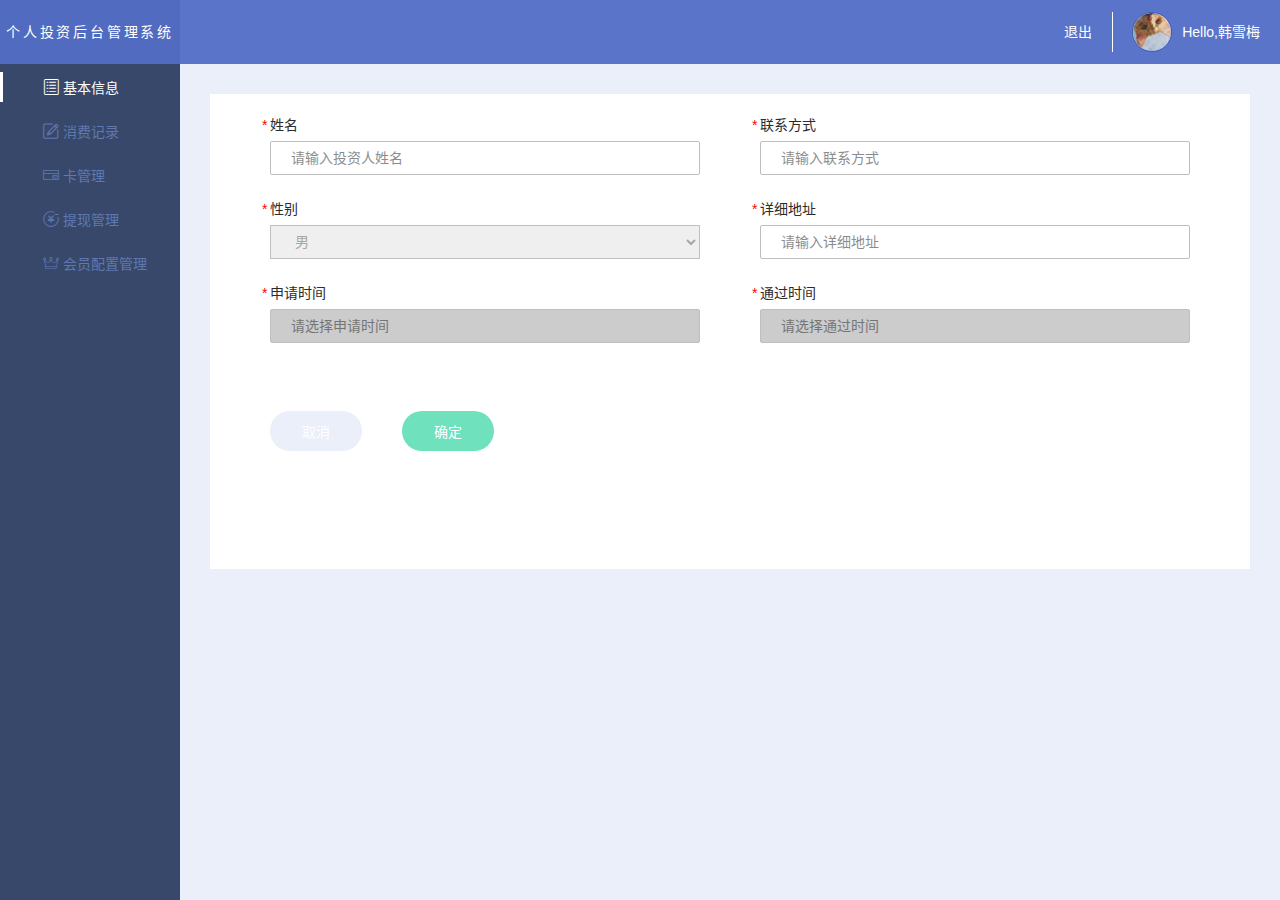
<file: index.html>
<!DOCTYPE html>
<html lang="zh-cn">
    <head>
        <meta charset="UTF-8">
        <meta http-equiv="X-UA-Compatible" content="IE=Edge">
        <meta name="viewport" content="width=device-width, initial-scale=1, maximum-scale=1, user-scalable=0">
        <title>基本信息 | 拓贝个人投资后台管理系统</title>
        <meta name="keywords" content="拓贝个人投资后台管理系统">
        <meta name="description" content="拓贝个人投资后台管理系统">
        <link rel="stylesheet" href="styles/bootstrap-datetimepicker.min.css">
        <link rel="stylesheet" href="styles/build_standalone.css">
        <link rel="stylesheet" href="styles/tuobei-customer-back-end.css">
    </head>
    <body>
        <header id="header" role="banner">
            <!-- 首页logo不含 <a> 标签，其他页面含有 -->
            <h1 class="logo">个人投资后台管理系统</h1>
            <nav class="navbar">
                <ul class="custom-menu">
                    <li class="sign-out">
                        <a href="#" title="退出">退出</a>
                    </li>
                    <li class="user-menu">
                        <img src="imgs/user-img.jpg" class="user-image" alt="User Image">
                        <span class="user-nickname">Hello,韩雪梅</span>
                    </li>
                </ul>
            </nav>
        </header>
        <aside class="sidebar-menu" id="sidebarMenu">
            <ul class="sidebar-menu-list" id="sidebarMenuList" data-widget="tree">
                <li>
                    <a href="" title="基本信息" class="active">
                        <i class="iconfont icon-basic-info"></i>
                        <span>基本信息</span>
                    </a>
                </li>
                <li>
                    <a href="" title="消费记录">
                        <i class="iconfont icon-record"></i>
                        <span>消费记录</span>
                    </a>
                </li>
                <li>
                    <a href="" title="卡管理">
                        <i class="iconfont icon-back-card"></i>
                        <span>卡管理</span>
                    </a>
                </li>
                <li>
                    <a href="" title="提现管理">
                        <i class="iconfont icon-withdraw"></i>
                        <span>提现管理</span>
                    </a>
                </li>
                <li>
                    <a href="" title="会员配置管理">
                        <i class="iconfont icon-member-deploy"></i>
                        <span>会员配置管理</span>
                    </a>
                </li>
            </ul>
        </aside>
        <main id="main" role="main">
            <form action="#" method="" id="basicInfoForm" name="basicInfoForm" class="basic-info-form">
                <!-- 必填，必选字段在 label 中添加 required 类 -->
                <div class="name">
                    <label for="name" class="required">姓名</label>
                    <input type="text" name="name" id="name" placeholder="请输入投资人姓名">
                </div>
                <div class="phone">
                    <label for="phone" class="required">联系方式</label>
                    <input type="text" name="phone" id="phone" placeholder="请输入联系方式">
                </div>
                <div class="sex">
                    <label for="sex" class="required">性别</label>
                    <select name="sex" id="sex">
                        <option value="0">男</option>
                        <option value="1">女</option>
                    </select>
                </div>
                <div class="full-address">
                    <label for="fullAddress" class="required">详细地址</label>
                    <input type="text" name="fullAddress" id="fullAddress" placeholder="请输入详细地址">
                </div>
                <div class="apply-time datetime">
                    <label for="applyTime" class="required">申请时间</label>
                    <input type="text" name="applyTime" id="applyTime" readonly placeholder="请选择申请时间">
                </div>
                <div class="pass-time datetime">
                    <label for="passTime" class="required">通过时间</label>
                    <input type="text" name="passTime" id="passTime" readonly placeholder="请选择通过时间">
                </div>
                <div class="cancel-confirm">
                    <button class="cancel" id="cancel" name="cancel" title="取消">取消</button>
                    <button class="confirm" id="confirm" name="confirm" title="确定">确定</button>
                </div>
            </form>
        </main>
        <footer id="footer" role="contentinfo"></footer>
        <script src="scripts/jquery.min.js"></script>
        <script src="scripts/bootstrap-datetimepicker.min.js"></script>
        <script src="scripts/bootstrap-datetimepicker.zh-CN.js"></script>
        <script src="scripts/jquery-validate.min.js"></script>
        <script src="scripts/tuobei-customer-back-end.js"></script>
        <script>
            var start = $('#applyTime').datetimepicker({
                autoclose: true,
                format: 'yyyy-mm-dd hh:ii:ss',
                language: 'zh-CN',
                todayHighlight: true,
                zIndexOffset: 1000  // 这个属性必须设置成不小于999
            });

            var end = $('#passTime').datetimepicker({
                autoclose: true,
                format: 'yyyy-mm-dd hh:ii:ss',
                language: 'zh-CN',
                todayHighlight: true,
                zIndexOffset: 1000  // 这个属性必须设置成不小于999
            });

        </script>
    </body>
</html>
</file>
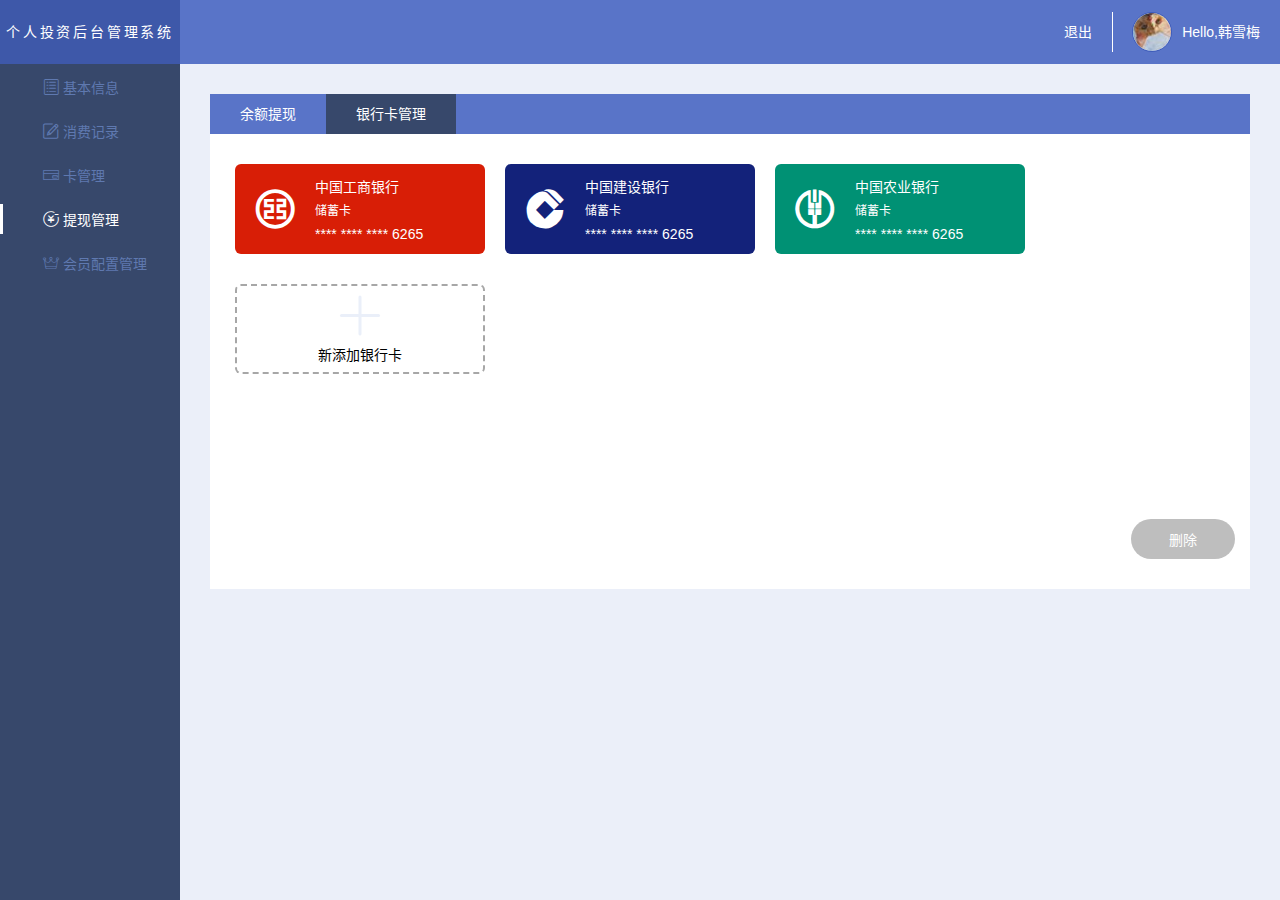
<file: bank-card-management.html>
<!DOCTYPE html>
<html lang="zh-cn">
    <head>
        <meta charset="UTF-8">
        <meta http-equiv="X-UA-Compatible" content="IE=Edge">
        <meta name="viewport" content="width=device-width, initial-scale=1, maximum-scale=1, user-scalable=0">
        <title>银行卡管理 | 拓贝个人投资后台管理系统</title>
        <meta name="keywords" content="">
        <meta name="description" content="">
        <link rel="stylesheet" href="styles/file-upload.css">
        <link rel="stylesheet" href="styles/tuobei-customer-back-end.css">
    </head>
    <body>
        <header id="header" role="banner">
            <!-- 首页logo不含 <a> 标签，其他页面含有 -->
            <h1 class="logo">
                <a href="#" class="logo-link" title="回到首页">个人投资后台管理系统</a>
            </h1>
            <nav class="navbar">
                <ul class="custom-menu">
                    <li class="sign-out">
                        <a href="#" title="退出">退出</a>
                    </li>
                    <li class="user-menu">
                        <img src="imgs/user-img.jpg" class="user-image" alt="User Image">
                        <span class="user-nickname">Hello,韩雪梅</span>
                    </li>
                </ul>
            </nav>
        </header>
        <aside class="sidebar-menu" id="sidebarMenu">
            <ul class="sidebar-menu-list" id="sidebarMenuList" data-widget="tree">
                <li>
                    <a href="" title="基本信息">
                        <i class="iconfont icon-basic-info"></i>
                        <span>基本信息</span>
                    </a>
                </li>
                <li>
                    <a href="" title="消费记录">
                        <i class="iconfont icon-record"></i>
                        <span>消费记录</span>
                    </a>
                </li>
                <li>
                    <a href="" title="卡管理">
                        <i class="iconfont icon-back-card"></i>
                        <span>卡管理</span>
                    </a>
                </li>
                <li>
                    <a href="" title="提现管理" class="active">
                        <i class="iconfont icon-withdraw"></i>
                        <span>提现管理</span>
                    </a>
                </li>
                <li>
                    <a href="" title="会员配置管理">
                        <i class="iconfont icon-member-deploy"></i>
                        <span>会员配置管理</span>
                    </a>
                </li>
            </ul>
        </aside>
        <main id="main" role="main">
            <nav class="withdraw-nav">
                <a href="#" class="withdraw-link" title="余额提现">余额提现</a>
                <a href="#" class="withdraw-link active" title="银行卡管理">银行卡管理</a>
            </nav>
            <div class="withdraw-content card-management-content">
                <ul class="card-list" id="cardList">
                    <!-- 建设银行 ccb，交通银行 bocom，工商银行 icbc，中国银行 boc，农业银行 abc -->
                    <li class="card-item icbc" title="选中删除">
                        <i class="iconfont icon-icbc"></i>
                        <div class="bank-name">中国工商银行</div>
                        <div class="card-type">储蓄卡</div>
                        <div class="card-number">**** **** **** <span class="card-tail-number">6265</span></div>
                    </li>
                    <li class="card-item ccb" title="选中删除">
                        <i class="iconfont icon-ccb"></i>
                        <div class="bank-name">中国建设银行</div>
                        <div class="card-type">储蓄卡</div>
                        <div class="card-number">**** **** **** <span class="card-tail-number">6265</span></div>
                    </li>
                    <li class="card-item abc" title="选中删除">
                        <i class="iconfont icon-abc"></i>
                        <div class="bank-name">中国农业银行</div>
                        <div class="card-type">储蓄卡</div>
                        <div class="card-number">**** **** **** <span class="card-tail-number">6265</span></div>
                    </li>
                    <button type="button" id="addCardBtn" class="add-card-btn" title="新添加银行卡">新添加银行卡</button>
                </ul>
                <button class="remove-btn default" id="removeBtn" type="button" title="不可用(请选中银行卡)">删除</button>
                <div class="remove-card-wrapper default" id="removeCardWrapper">
                    <div class="tips">确认删除</div>
                    <div class="remove-card-handle">
                        <button type="button" title="取消" id="cancelRemove" class="cancel-remove">取消</button>
                        <button type="button" title="确认删除" id="confirmRemove" class="confirm-remove">确定</button>
                    </div>
                </div>
                <form action="" method="" id="addCardWrapper" class="add-card-wrapper default">
                    <div class="card-holder">
                        <label for="cardHolder" class="required">持卡人</label>
                        <input type="text" id="cardHolder" name="cardHolder" placeholder="请输入持卡人姓名">
                    </div>
                    <div class="card-number">
                        <label for="cardNumber" class="required">银行卡号</label>
                        <!--<input type="text" id="cardNumber" name="cardNumber" placeholder="请输入银行卡号">-->
                        <select name="cardNumber" id="cardNumber">
                            <option value="0">6217 9031 0001 4650 6222</option>
                            <option value="1">6217 9031 0001 4650 6222</option>
                            <option value="2">6217 9031 0001 4650 6222</option>
                            <option value="3">6217 9031 0001 4650 6222</option>
                        </select>
                    </div>
                    <div class="card-holder-phone">
                        <label for="cardHolderPhone" class="required">手机号码</label>
                        <input type="text" id="cardHolderPhone" name="cardHolderPhone" placeholder="请输入银行预留手机号码">
                    </div>
                    <div class="verification-code">
                        <label for="verificationCode" class="required">验证码</label>
                        <input type="text" id="verificationCode" name="verificationCode" placeholder="请输入验证码">
                        <button type="button" title="获取验证码" id="getVerificationCode" class="get-verification-code-btn">获取验证码</button>
                    </div>
                    <div class="add-card-handle">
                        <button type="button" title="取消" id="addCardCancel" class="cancel">取消</button>
                        <button type="button" title="确认删除" id="addCardConfirm" class="confirm">确定</button>
                    </div>
                </form>
            </div>
        </main>
        <footer id="footer" role="contentinfo">
        </footer>
        <script src="scripts/jquery.min.js"></script>
        <script src="scripts/tuobei-customer-back-end.js"></script>
        <script>
            $(function () {
                // 选中银行卡
                $(".card-item").click(function () {
                    if (!($(this).hasClass("selected"))) {
                        // 获取被选中元素的索引
                        var i = $(this).index();
                        $(this).addClass("selected").attr("title", "取消选中");
                        $(this).siblings("li").removeClass("selected").attr("title", "选中删除");
                        // 选中银行卡后，删除按钮可用
                        $(".remove-btn").removeClass("default").addClass("active").attr("title","删除这张银行卡");

                        // 删除银行卡确认
                        $("#removeBtn").click(function () {
                            $("#removeCardWrapper").show();
                            // 确认删除银行卡
                            $("#confirmRemove").click(function () {
                                $(".card-item").eq(i).detach();
                                $("#removeCardWrapper").hide();
                                $(".remove-btn").addClass("default").removeClass("active").attr("title","不可用(请选中银行卡)");
                            });
                            // 取消删除银行卡
                            $("#cancelRemove").click(function () {
                                $("#removeCardWrapper").hide();
                            });
                        });
                    } else {
                        $(this).removeClass("selected").attr("title", "选中删除");
                        $(this).attr("title", "取消选中");
                        // 选中银行卡前，删除按钮不可用
                        $(".remove-btn").addClass("default").removeClass("active").attr("title","不可用(请选中银行卡)");
                    }
                });

                // 添加银行卡
                $("#addCardBtn").click(function () {
                    $("#addCardWrapper").show();
                });
                $("#addCardConfirm").click(function () {
                    $("#addCardWrapper").hide();
                });
                $("#addCardCancel").click(function () {
                    $("#addCardWrapper").hide();
                });
            });
        </script>
    </body>
</html>
</file>
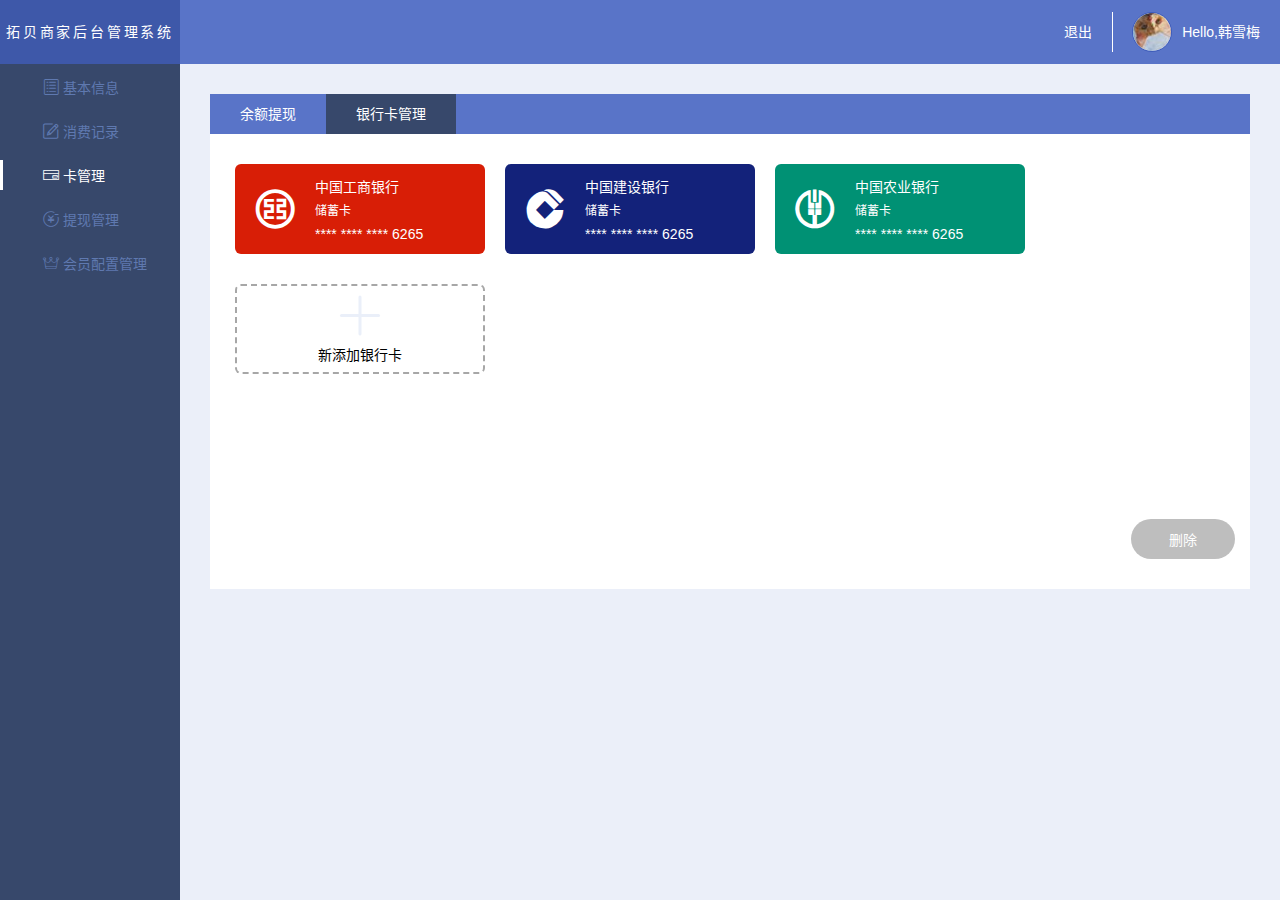
<file: card-management.html>
<!DOCTYPE html>
<html lang="zh-cn">
    <head>
        <meta charset="UTF-8">
        <meta http-equiv="X-UA-Compatible" content="IE=Edge">
        <meta name="viewport" content="width=device-width, initial-scale=1, maximum-scale=1, user-scalable=0">
        <title>银行卡管理 | 拓贝商家后台</title>
        <meta name="keywords" content="">
        <meta name="description" content="">
        <link rel="stylesheet" href="styles/file-upload.css">
        <link rel="stylesheet" href="styles/tuobei-customer-back-end.css">
    </head>
    <body>
        <header id="header" role="banner">
            <!-- 首页logo不含 <a> 标签，其他页面含有 -->
            <h1 class="logo">
                <a href="#" class="logo-link" title="回到首页">拓贝商家后台管理系统</a>
            </h1>
            <nav class="navbar">
                <ul class="custom-menu">
                    <li class="sign-out">
                        <a href="#" title="退出">退出</a>
                    </li>
                    <li class="user-menu">
                        <img src="imgs/user-img.jpg" class="user-image" alt="User Image">
                        <span class="user-nickname">Hello,韩雪梅</span>
                    </li>
                </ul>
            </nav>
        </header>
        <aside class="sidebar-menu" id="sidebarMenu">
            <ul class="sidebar-menu-list" id="sidebarMenuList" data-widget="tree">
                <li>
                    <a href="" title="基本信息">
                        <i class="iconfont icon-basic-info"></i>
                        <span>基本信息</span>
                    </a>
                </li>
                <li>
                    <a href="" title="消费记录">
                        <i class="iconfont icon-record"></i>
                        <span>消费记录</span>
                    </a>
                </li>
                <li>
                    <a href="" title="卡管理" class="active">
                        <i class="iconfont icon-back-card"></i>
                        <span>卡管理</span>
                    </a>
                </li>
                <li>
                    <a href="" title="提现管理">
                        <i class="iconfont icon-withdraw"></i>
                        <span>提现管理</span>
                    </a>
                </li>
                <li>
                    <a href="" title="会员配置管理">
                        <i class="iconfont icon-member-deploy"></i>
                        <span>会员配置管理</span>
                    </a>
                </li>
            </ul>
        </aside>
        <main id="main" role="main">
            <nav class="withdraw-nav">
                <a href="#" class="withdraw-link" title="余额提现">余额提现</a>
                <a href="#" class="withdraw-link active" title="银行卡管理">银行卡管理</a>
            </nav>
            <div class="withdraw-content card-management-content">
                <ul class="card-list" id="cardList">
                    <!-- 建设银行 ccb，交通银行 bocom，工商银行 icbc，中国银行 boc，农业银行 abc -->
                    <li class="card-item icbc" title="选中删除">
                        <i class="iconfont icon-icbc"></i>
                        <div class="bank-name">中国工商银行</div>
                        <div class="card-type">储蓄卡</div>
                        <div class="card-number">**** **** **** <span class="card-tail-number">6265</span></div>
                    </li>
                    <li class="card-item ccb" title="选中删除">
                        <i class="iconfont icon-ccb"></i>
                        <div class="bank-name">中国建设银行</div>
                        <div class="card-type">储蓄卡</div>
                        <div class="card-number">**** **** **** <span class="card-tail-number">6265</span></div>
                    </li>
                    <li class="card-item abc" title="选中删除">
                        <i class="iconfont icon-abc"></i>
                        <div class="bank-name">中国农业银行</div>
                        <div class="card-type">储蓄卡</div>
                        <div class="card-number">**** **** **** <span class="card-tail-number">6265</span></div>
                    </li>
                    <button type="button" id="addCardBtn" class="add-card-btn" title="新添加银行卡">新添加银行卡</button>
                </ul>
                <button class="remove-btn default" id="removeBtn" type="button" title="不可用(请选中银行卡)">删除</button>
                <div class="remove-card-wrapper default" id="removeCardWrapper">
                    <div class="tips">确认删除</div>
                    <div class="remove-card-handle">
                        <button type="button" title="取消" id="cancelRemove" class="cancel-remove">取消</button>
                        <button type="button" title="确认删除" id="confirmRemove" class="confirm-remove">确定</button>
                    </div>
                </div>
                <form action="" method="" id="addCardWrapper" class="add-card-wrapper default">
                    <div class="card-holder">
                        <label for="cardHolder" class="required">持卡人</label>
                        <input type="text" id="cardHolder" name="cardHolder" placeholder="请输入持卡人姓名">
                    </div>
                    <div class="card-number">
                        <label for="cardNumber" class="required">银行卡号</label>
                        <input type="text" id="cardNumber" name="cardNumber" placeholder="请输入银行卡号">
                    </div>
                    <div class="card-holder-phone">
                        <label for="cardHolderPhone" class="required">手机号码</label>
                        <input type="text" id="cardHolderPhone" name="cardHolderPhone" placeholder="请输入银行预留手机号码">
                    </div>
                    <div class="verification-code">
                        <label for="verificationCode" class="required">验证码</label>
                        <input type="text" id="verificationCode" name="verificationCode" placeholder="请输入验证码">
                        <button type="button" title="获取验证码" id="getVerificationCode" class="get-verification-code-btn">获取验证码</button>
                    </div>
                    <div class="add-card-handle">
                        <button type="button" title="取消" id="addCardCancel" class="cancel">取消</button>
                        <button type="button" title="确认删除" id="addCardConfirm" class="confirm">确定</button>
                    </div>
                </form>
            </div>
        </main>
        <footer id="footer" role="contentinfo">
        </footer>
        <script src="//at.alicdn.com/t/font_549063_cphlwrd7bas2lnmi.js"></script>
        <script src="scripts/jquery.min.js"></script>
        <script src="scripts/tuobei-customer-back-end.js"></script>
        <script>
            $(function () {
                // 选中银行卡
                $(".card-item").click(function () {
                    if (!($(this).hasClass("selected"))) {
                        // 获取被选中元素的索引
                        var i = $(this).index();
                        $(this).addClass("selected").attr("title", "取消选中");
                        $(this).siblings("li").removeClass("selected").attr("title", "选中删除");
                        // 选中银行卡后，删除按钮可用
                        $(".remove-btn").removeClass("default").addClass("active").attr("title","删除这张银行卡");

                        // 删除银行卡确认
                        $("#removeBtn").click(function () {
                            $("#removeCardWrapper").show();
                            // 确认删除银行卡
                            $("#confirmRemove").click(function () {
                                $(".card-item").eq(i).detach();
                                $("#removeCardWrapper").hide();
                                $(".remove-btn").addClass("default").removeClass("active").attr("title","不可用(请选中银行卡)");
                            });
                            // 取消删除银行卡
                            $("#cancelRemove").click(function () {
                                $("#removeCardWrapper").hide();
                            });
                        });
                    } else {
                        $(this).removeClass("selected").attr("title", "选中删除");
                        $(this).attr("title", "取消选中");
                        // 选中银行卡前，删除按钮不可用
                        $(".remove-btn").addClass("default").removeClass("active").attr("title","不可用(请选中银行卡)");
                    }
                });

                // 添加银行卡
                $("#addCardBtn").click(function () {
                    $("#addCardWrapper").show();
                });
                $("#addCardConfirm").click(function () {
                    $("#addCardWrapper").hide();
                });
                $("#addCardCancel").click(function () {
                    $("#addCardWrapper").hide();
                });
            });
        </script>
    </body>
</html>
</file>
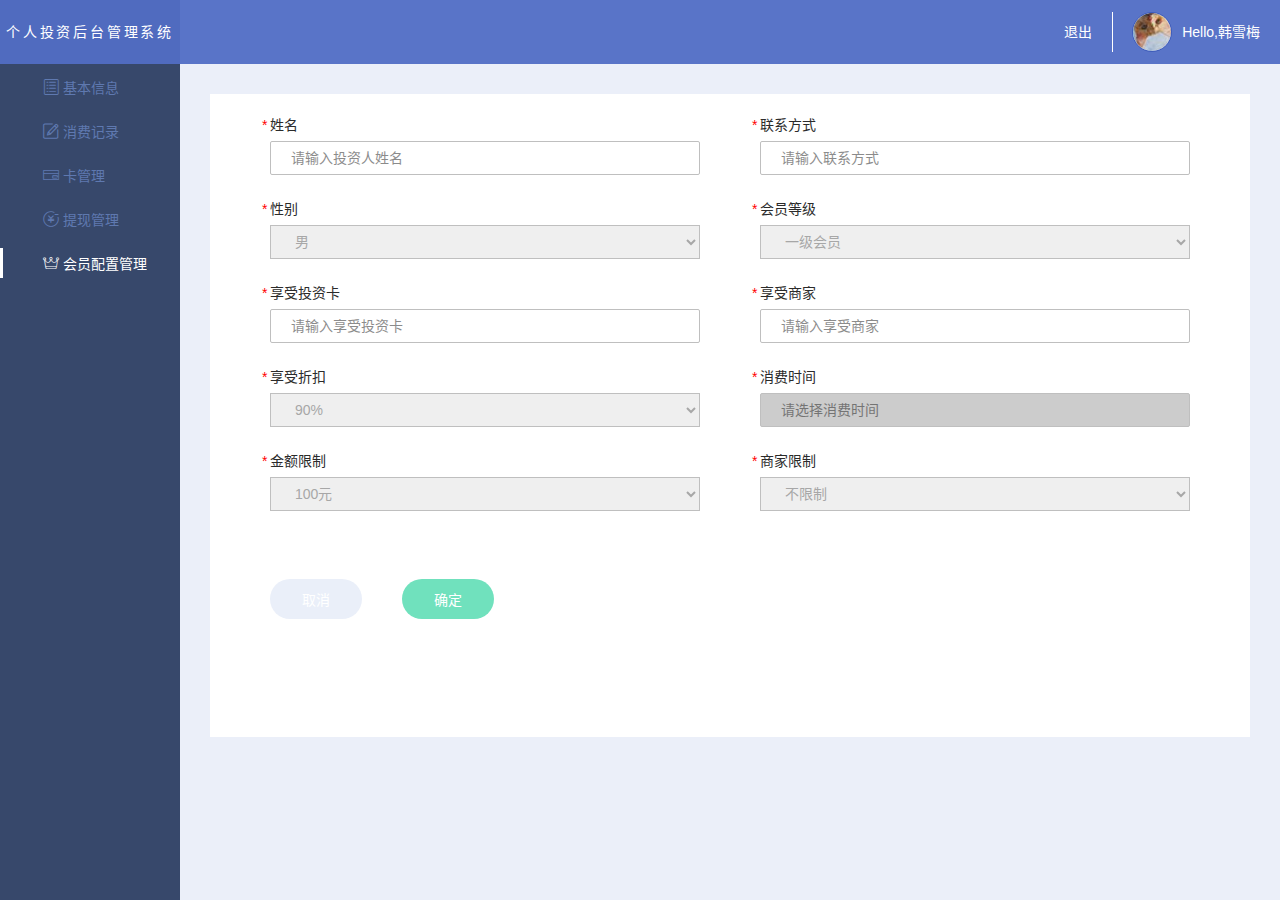
<file: member-add.html>
<!DOCTYPE html>
<html lang="zh-cn">
    <head>
        <meta charset="UTF-8">
        <meta http-equiv="X-UA-Compatible" content="IE=Edge">
        <meta name="viewport" content="width=device-width, initial-scale=1, maximum-scale=1, user-scalable=0">
        <title>添加会员 | 拓贝个人投资后台管理系统</title>
        <meta name="keywords" content="拓贝个人投资后台管理系统">
        <meta name="description" content="拓贝个人投资后台管理系统">
        <link rel="stylesheet" href="styles/bootstrap-datetimepicker.min.css">
        <link rel="stylesheet" href="styles/build_standalone.css">
        <link rel="stylesheet" href="styles/tuobei-customer-back-end.css">
    </head>
    <body>
        <header id="header" role="banner">
            <!-- 首页logo不含 <a> 标签，其他页面含有 -->
            <h1 class="logo">个人投资后台管理系统</h1>
            <nav class="navbar">
                <ul class="custom-menu">
                    <li class="sign-out">
                        <a href="#" title="退出">退出</a>
                    </li>
                    <li class="user-menu">
                        <img src="imgs/user-img.jpg" class="user-image" alt="User Image">
                        <span class="user-nickname">Hello,韩雪梅</span>
                    </li>
                </ul>
            </nav>
        </header>
        <aside class="sidebar-menu" id="sidebarMenu">
            <ul class="sidebar-menu-list" id="sidebarMenuList" data-widget="tree">
                <li>
                    <a href="" title="基本信息">
                        <i class="iconfont icon-basic-info"></i>
                        <span>基本信息</span>
                    </a>
                </li>
                <li>
                    <a href="" title="消费记录">
                        <i class="iconfont icon-record"></i>
                        <span>消费记录</span>
                    </a>
                </li>
                <li>
                    <a href="" title="卡管理">
                        <i class="iconfont icon-back-card"></i>
                        <span>卡管理</span>
                    </a>
                </li>
                <li>
                    <a href="" title="提现管理">
                        <i class="iconfont icon-withdraw"></i>
                        <span>提现管理</span>
                    </a>
                </li>
                <li>
                    <a href="" title="会员配置管理" class="active">
                        <i class="iconfont icon-member-deploy"></i>
                        <span>会员配置管理</span>
                    </a>
                </li>
            </ul>
        </aside>
        <main id="main" role="main">
            <form action="#" method="" id="memberAddForm" name="memberAddForm" class="member-add-form">
                <!-- 必填，必选字段在 label 中添加 required 类 -->
                <div class="name">
                    <label for="name" class="required">姓名</label>
                    <input type="text" name="name" id="name" placeholder="请输入投资人姓名">
                </div>
                <div class="phone">
                    <label for="phone" class="required">联系方式</label>
                    <input type="text" name="phone" id="phone" placeholder="请输入联系方式">
                </div>
                <div class="sex">
                    <label for="sex" class="required">性别</label>
                    <select name="sex" id="sex">
                        <option value="0">男</option>
                        <option value="1">女</option>
                    </select>
                </div>
                <div class="member-level">
                    <label for="memberLevel" class="required">会员等级</label>
                    <select name="sex" id="memberLevel">
                        <option value="0">一级会员</option>
                        <option value="1">二级会员</option>
                        <option value="2">三级会员</option>
                    </select>
                </div>
                <div class="card">
                    <label for="card" class="required">享受投资卡</label>
                    <input type="text" name="card" id="card" placeholder="请输入享受投资卡">
                </div>
                <div class="merchant">
                    <label for="merchant" class="required">享受商家</label>
                    <input type="text" name="merchant" id="merchant" placeholder="请输入享受商家">
                </div>
                <div class="discount">
                    <label for="discount" class="required">享受折扣</label>
                    <select name="sex" id="discount">
                        <option value="0">90%</option>
                        <option value="1">80%</option>
                        <option value="2">70%</option>
                    </select>
                </div>
                <div class="cost-time datetime">
                    <label for="costTime" class="required">消费时间</label>
                    <input type="text" name="costTime" id="costTime" readonly placeholder="请选择消费时间">
                </div>
                <div class="money-limit">
                    <label for="moneyLimit" class="required">金额限制</label>
                    <select name="sex" id="moneyLimit">
                        <option value="0">100元</option>
                        <option value="1">200元</option>
                        <option value="2">300元</option>
                    </select>
                </div>
                <div class="merchant-limit">
                    <label for="merchantLimit" class="required">商家限制</label>
                    <select name="sex" id="merchantLimit">
                        <option value="0">不限制</option>
                        <option value="1">奇迹健身</option>
                    </select>
                </div>
                <div class="cancel-confirm">
                    <button class="cancel" id="cancel" name="cancel" title="取消">取消</button>
                    <button class="confirm" id="confirm" name="confirm" title="确定">确定</button>
                </div>
            </form>
        </main>
        <footer id="footer" role="contentinfo"></footer>
        <script src="scripts/jquery.min.js"></script>
        <script src="scripts/bootstrap-datetimepicker.min.js"></script>
        <script src="scripts/bootstrap-datetimepicker.zh-CN.js"></script>
        <script src="scripts/jquery-validate.min.js"></script>
        <script src="scripts/tuobei-customer-back-end.js"></script>
        <script>
            $('#costTime').datetimepicker({
                autoclose: true,
                format: 'yyyy-mm-dd hh:ii:ss',
                language: 'zh-CN',
                todayHighlight: true,
                zIndexOffset: 1000  // 这个属性必须设置成不小于999
            });
        </script>
    </body>
</html>
</file>
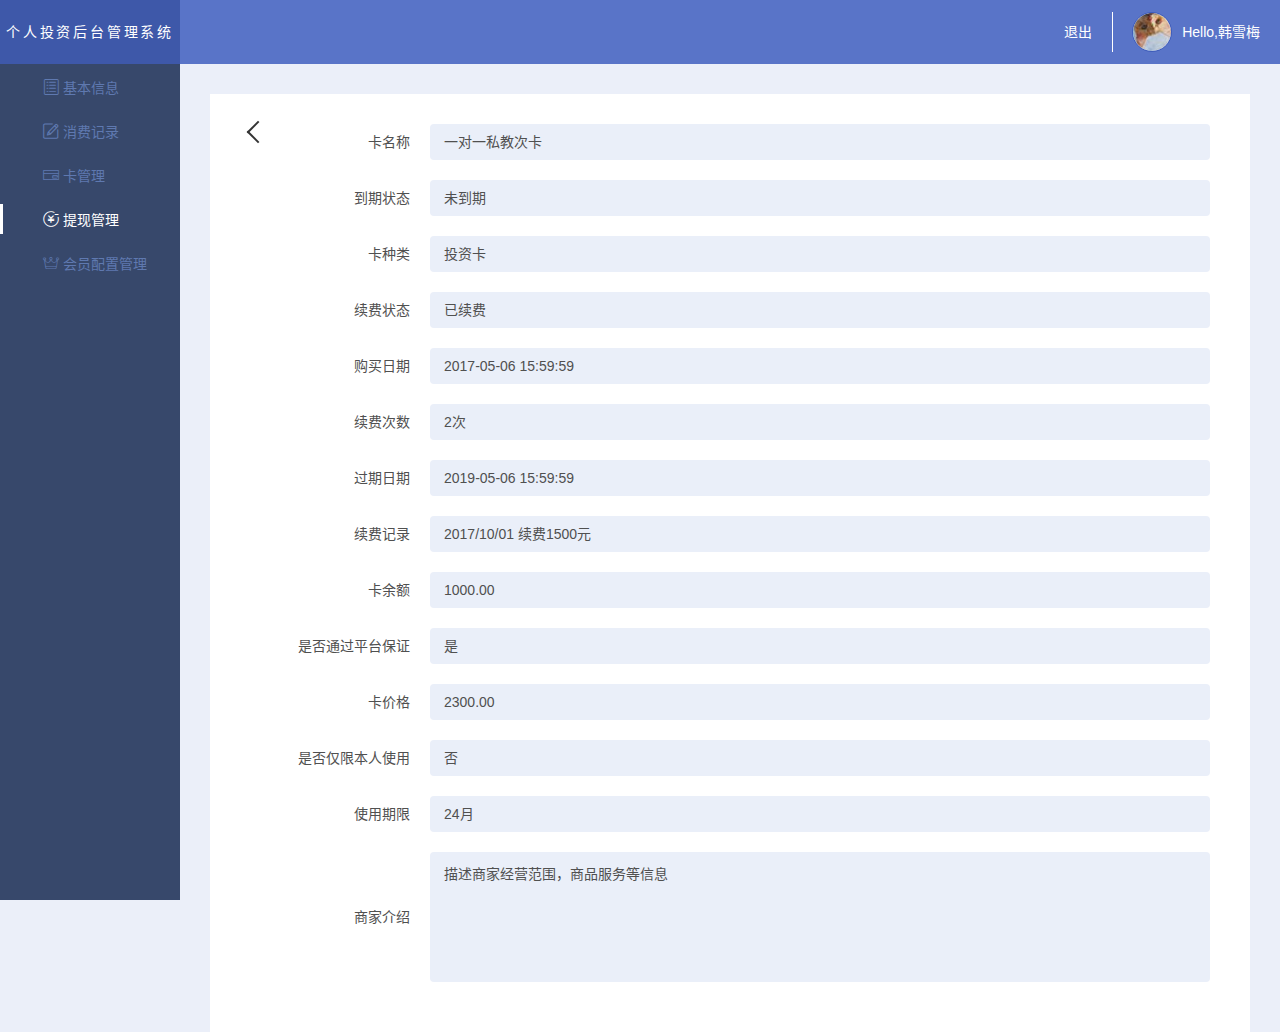
<file: member-card-details.html>
<!DOCTYPE html>
<html lang="zh-cn">
    <head>
        <meta charset="UTF-8">
        <meta http-equiv="X-UA-Compatible" content="IE=Edge">
        <meta name="viewport" content="width=device-width, initial-scale=1, maximum-scale=1, user-scalable=0">
        <title>会员卡详情 | 拓贝个人投资后台管理系统</title>
        <meta name="keywords" content="">
        <meta name="description" content="">
        <link rel="stylesheet" href="styles/file-upload.css">
        <link rel="stylesheet" href="styles/tuobei-customer-back-end.css">
    </head>
    <body>
        <header id="header" role="banner">
            <!-- 首页logo不含 <a> 标签，其他页面含有 -->
            <h1 class="logo">
                <a href="#" class="logo-link" title="回到首页">个人投资后台管理系统</a>
            </h1>
            <nav class="navbar">
                <ul class="custom-menu">
                    <li class="sign-out">
                        <a href="#" title="退出">退出</a>
                    </li>
                    <li class="user-menu">
                        <img src="imgs/user-img.jpg" class="user-image" alt="User Image">
                        <span class="user-nickname">Hello,韩雪梅</span>
                    </li>
                </ul>
            </nav>
        </header>
        <aside class="sidebar-menu" id="sidebarMenu">
            <ul class="sidebar-menu-list" id="sidebarMenuList" data-widget="tree">
                <li>
                    <a href="" title="基本信息">
                        <i class="iconfont icon-basic-info"></i>
                        <span>基本信息</span>
                    </a>
                </li>
                <li>
                    <a href="" title="消费记录">
                        <i class="iconfont icon-record"></i>
                        <span>消费记录</span>
                    </a>
                </li>
                <li>
                    <a href="" title="卡管理">
                        <i class="iconfont icon-back-card"></i>
                        <span>卡管理</span>
                    </a>
                </li>
                <li>
                    <a href="" title="提现管理" class="active">
                        <i class="iconfont icon-withdraw"></i>
                        <span>提现管理</span>
                    </a>
                </li>
                <li>
                    <a href="" title="会员配置管理">
                        <i class="iconfont icon-member-deploy"></i>
                        <span>会员配置管理</span>
                    </a>
                </li>
            </ul>
        </aside>
        <main id="main" role="main">
            <div class="member-card-details">
                <div class="back" id="jsBack" title="返回"></div>
                <div class="details">
                    <div class="name">
                        <span>卡名称</span>
                        <span>一对一私教次卡</span>
                    </div>
                    <div class="dated-status">
                        <span>到期状态</span>
                        <span>未到期</span>
                    </div>
                    <div class="category">
                        <span>卡种类</span>
                        <span>投资卡</span>
                    </div>
                    <div class="renew-status">
                        <span>续费状态</span>
                        <span>已续费</span>
                    </div>
                    <div class="buy-date">
                        <span>购买日期</span>
                        <span>2017-05-06 15:59:59</span>
                    </div>
                    <div class="renew-times">
                        <span>续费次数</span>
                        <span>2次</span>
                    </div>
                    <div class="dated-date">
                        <span>过期日期</span>
                        <span>2019-05-06 15:59:59</span>
                    </div>
                    <div class="renew-record">
                        <span>续费记录</span>
                        <span>2017/10/01 续费1500元</span>
                    </div>
                    <div class="balance">
                        <span>卡余额</span>
                        <span>1000.00</span>
                    </div>
                    <div class="assure">
                        <span>是否通过平台保证</span>
                        <span>是</span>
                    </div>
                    <div class="price">
                        <span>卡价格</span>
                        <span>2300.00</span>
                    </div>
                    <div class="limit-oneself">
                        <span>是否仅限本人使用</span>
                        <span>否</span>
                    </div>
                    <div class="use-deadline">
                        <span>使用期限</span>
                        <span>24月</span>
                    </div>
                    <div class="intro">
                        <span>商家介绍</span>
                        <span>描述商家经营范围，商品服务等信息</span>
                    </div>
                </div>
            </div>
        </main>
        <footer id="footer" role="contentinfo">
        </footer>
        <script src="scripts/jquery.min.js"></script>
        <script src="scripts/tuobei-customer-back-end.js"></script>
        <script>
            $(function () {
                // 选中银行卡
                $(".card-item").click(function () {
                    if (!($(this).hasClass("selected"))) {
                        // 获取被选中元素的索引
                        var i = $(this).index();
                        $(this).addClass("selected").attr("title", "取消选中");
                        $(this).siblings("li").removeClass("selected").attr("title", "选中删除");
                        // 选中银行卡后，删除按钮可用
                        $(".remove-btn").removeClass("default").addClass("active").attr("title","删除这张银行卡");

                        // 删除银行卡确认
                        $("#removeBtn").click(function () {
                            $("#removeCardWrapper").show();
                            // 确认删除银行卡
                            $("#confirmRemove").click(function () {
                                $(".card-item").eq(i).detach();
                                $("#removeCardWrapper").hide();
                                $(".remove-btn").addClass("default").removeClass("active").attr("title","不可用(请选中银行卡)");
                            });
                            // 取消删除银行卡
                            $("#cancelRemove").click(function () {
                                $("#removeCardWrapper").hide();
                            });
                        });
                    } else {
                        $(this).removeClass("selected").attr("title", "选中删除");
                        $(this).attr("title", "取消选中");
                        // 选中银行卡前，删除按钮不可用
                        $(".remove-btn").addClass("default").removeClass("active").attr("title","不可用(请选中银行卡)");
                    }
                });

                // 添加银行卡
                $("#addCardBtn").click(function () {
                    $("#addCardWrapper").show();
                });
                $("#addCardConfirm").click(function () {
                    $("#addCardWrapper").hide();
                });
                $("#addCardCancel").click(function () {
                    $("#addCardWrapper").hide();
                });
            });
        </script>
    </body>
</html>
</file>
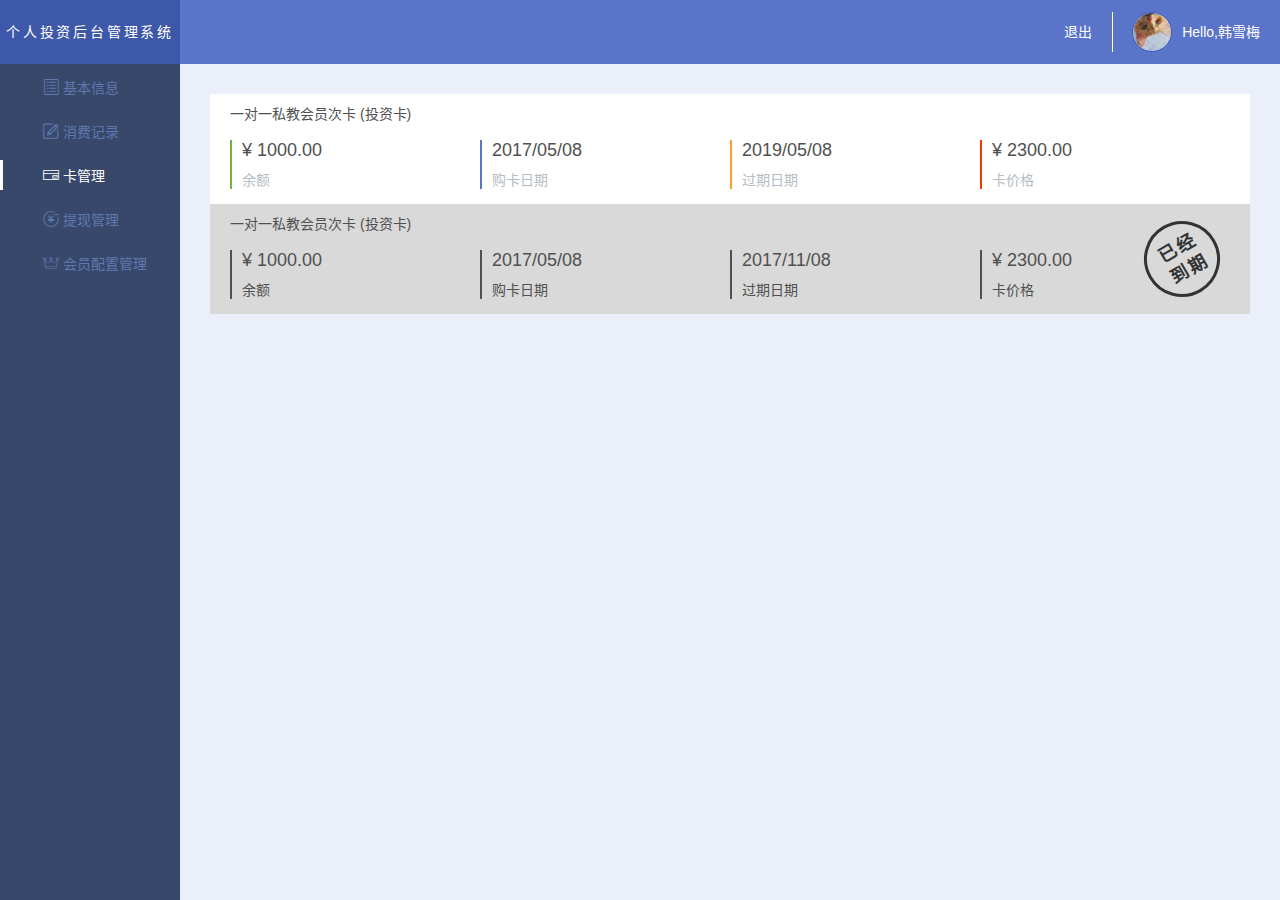
<file: member-card-list.html>
<!DOCTYPE html>
<html lang="zh-cn">
    <head>
        <meta charset="UTF-8">
        <meta http-equiv="X-UA-Compatible" content="IE=Edge">
        <meta name="viewport" content="width=device-width, initial-scale=1, maximum-scale=1, user-scalable=0">
        <title>会员卡列表 | 拓贝个人投资后台管理系统</title>
        <meta name="keywords" content="">
        <meta name="description" content="">
        <link rel="stylesheet" href="styles/file-upload.css">
        <link rel="stylesheet" href="styles/tuobei-customer-back-end.css">
    </head>
    <body>
        <header id="header" role="banner">
            <!-- 首页logo不含 <a> 标签，其他页面含有 -->
            <h1 class="logo">
                <a href="#" class="logo-link" title="回到首页">个人投资后台管理系统</a>
            </h1>
            <nav class="navbar">
                <ul class="custom-menu">
                    <li class="sign-out">
                        <a href="#" title="退出">退出</a>
                    </li>
                    <li class="user-menu">
                        <img src="imgs/user-img.jpg" class="user-image" alt="User Image">
                        <span class="user-nickname">Hello,韩雪梅</span>
                    </li>
                </ul>
            </nav>
        </header>
        <aside class="sidebar-menu" id="sidebarMenu">
            <ul class="sidebar-menu-list" id="sidebarMenuList" data-widget="tree">
                <li>
                    <a href="" title="基本信息">
                        <i class="iconfont icon-basic-info"></i>
                        <span>基本信息</span>
                    </a>
                </li>
                <li>
                    <a href="" title="消费记录">
                        <i class="iconfont icon-record"></i>
                        <span>消费记录</span>
                    </a>
                </li>
                <li>
                    <a href="" title="卡管理" class="active">
                        <i class="iconfont icon-back-card"></i>
                        <span>卡管理</span>
                    </a>
                </li>
                <li>
                    <a href="" title="提现管理">
                        <i class="iconfont icon-withdraw"></i>
                        <span>提现管理</span>
                    </a>
                </li>
                <li>
                    <a href="" title="会员配置管理">
                        <i class="iconfont icon-member-deploy"></i>
                        <span>会员配置管理</span>
                    </a>
                </li>
            </ul>
        </aside>
        <main id="main" role="main">
            <ul class="member-card-list">
                <!-- 会员卡“已经到期”，给 <li> 添加 .dated 类 -->
                <li class="member-card-item">
                    <a href="#" title="">
                        <div class="header">
                            <span class="type">一对一私教会员次卡</span>
                            <span class="category">(投资卡)</span>
                        </div>
                        <div class="body">
                            <div class="balance">
                                <div class="money">&yen; 1000.00</div>
                                <div class="title">余额</div>
                            </div>
                            <div class="buy-date">
                                <div class="date">2017/05/08</div>
                                <div class="title">购卡日期</div>
                            </div>
                            <div class="dated-date">
                                <div class="date">2019/05/08</div>
                                <div class="title">过期日期</div>
                            </div>
                            <div class="price">
                                <div class="money">&yen; 2300.00</div>
                                <div class="title">卡价格</div>
                            </div>
                        </div>
                    </a>
                </li>
                <li class="member-card-item dated">
                    <a href="#" title="">
                        <div class="header">
                            <span class="type">一对一私教会员次卡</span>
                            <span class="category">(投资卡)</span>
                        </div>
                        <div class="body">
                            <div class="balance">
                                <div class="money">&yen; 1000.00</div>
                                <div class="title">余额</div>
                            </div>
                            <div class="buy-date">
                                <div class="date">2017/05/08</div>
                                <div class="title">购卡日期</div>
                            </div>
                            <div class="dated-date">
                                <div class="date">2017/11/08</div>
                                <div class="title">过期日期</div>
                            </div>
                            <div class="price">
                                <div class="money">&yen; 2300.00</div>
                                <div class="title">卡价格</div>
                            </div>
                        </div>
                    </a>
                </li>
            </ul>
        </main>
        <footer id="footer" role="contentinfo">
        </footer>
        <script src="scripts/jquery.min.js"></script>
        <script src="scripts/tuobei-customer-back-end.js"></script>
        <script>
            $(function () {
            });
        </script>
    </body>
</html>
</file>
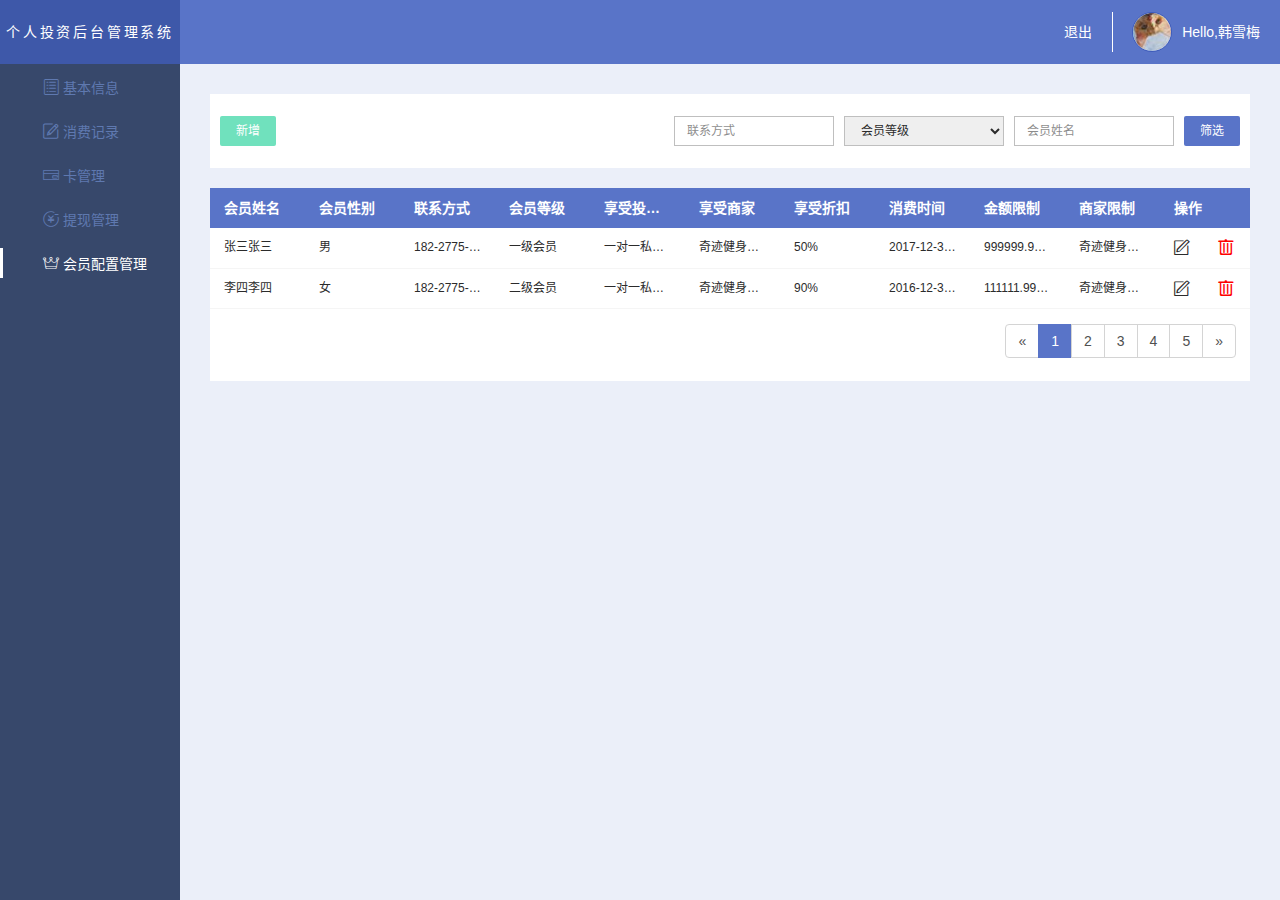
<file: member-list.html>
<!DOCTYPE html>
<html lang="zh-cn">
    <head>
        <meta charset="UTF-8">
        <meta http-equiv="X-UA-Compatible" content="IE=Edge">
        <meta name="viewport" content="width=device-width, initial-scale=1, maximum-scale=1, user-scalable=0">
        <title>会员管理 | 拓贝个人投资后台管理系统</title>
        <meta name="keywords" content="拓贝个人投资后台管理系统">
        <meta name="description" content="拓贝个人投资后台管理系统">
        <link rel="stylesheet" href="styles/file-upload.css">
        <link rel="stylesheet" href="styles/tuobei-customer-back-end.css">
    </head>
    <body>
        <header id="header" role="banner">
            <!-- 首页logo不含 <a> 标签，其他页面含有 -->
            <h1 class="logo">
                <a href="#" class="logo-link" title="回到首页">个人投资后台管理系统</a>
            </h1>
            <nav class="navbar">
                <ul class="custom-menu">
                    <li class="sign-out">
                        <a href="#" title="退出">退出</a>
                    </li>
                    <li class="user-menu">
                        <img src="imgs/user-img.jpg" class="user-image" alt="User Image">
                        <span class="user-nickname">Hello,韩雪梅</span>
                    </li>
                </ul>
            </nav>
        </header>
        <aside class="sidebar-menu" id="sidebarMenu">
            <ul class="sidebar-menu-list" id="sidebarMenuList" data-widget="tree">
                <li>
                    <a href="" title="基本信息">
                        <i class="iconfont icon-basic-info"></i>
                        <span>基本信息</span>
                    </a>
                </li>
                <li>
                    <a href="" title="消费记录">
                        <i class="iconfont icon-record"></i>
                        <span>消费记录</span>
                    </a>
                </li>
                <li>
                    <a href="" title="卡管理">
                        <i class="iconfont icon-back-card"></i>
                        <span>卡管理</span>
                    </a>
                </li>
                <li>
                    <a href="" title="提现管理">
                        <i class="iconfont icon-withdraw"></i>
                        <span>提现管理</span>
                    </a>
                </li>
                <li>
                    <a href="" title="会员配置管理" class="active">
                        <i class="iconfont icon-member-deploy"></i>
                        <span>会员配置管理</span>
                    </a>
                </li>
            </ul>
        </aside>
        <main id="main" role="main">
            <div class="member-handle-list">
                <button class="add" title="新增" id="add-member">新增</button>
                <div class="member-condition-list">
                    <div class="member-phone">
                        <input type="text" name="memberPhone" id="memberPhone" placeholder="联系方式">
                    </div>
                    <div class="member-level">
                        <select name="memberLevel" id="memberLevel">
                            <option>会员等级</option>
                            <option value="0">一级会员</option>
                            <option value="1">二级会员</option>
                            <option value="2">三级会员</option>
                        </select>
                    </div>
                    <div class="member-name">
                        <input type="text" name="memberName" id="memberName" placeholder="会员姓名">
                    </div>
                    <button class="filter" title="筛选" id="filterRecord">筛选</button>
                </div>
            </div>
            <div class="member-list">
                <table class="member-list-table">
                    <thead>
                    <tr>
                        <th class="member-name">会员姓名</th>
                        <th class="member-sex">会员性别</th>
                        <th class="member-phone">联系方式</th>
                        <th class="member-level">会员等级</th>
                        <th class="card">享受投资卡</th>
                        <th class="merchant">享受商家</th>
                        <th class="discount">享受折扣</th>
                        <th class="cost-time">消费时间</th>
                        <th class="money-limit">金额限制</th>
                        <th class="merchant-limit">商家限制</th>
                        <th class="handle">操作</th>
                    </tr>
                    </thead>
                    <tbody>
                    <tr>
                        <td class="member-name">张三张三</td>
                        <td class="member-sex">男</td>
                        <td class="member-phone">182-2775-2001</td>
                        <td class="member-level">一级会员</td>
                        <td class="card">一对一私教3人投资卡</td>
                        <td class="merchant">奇迹健身奇迹健身</td>
                        <td class="discount">50%</td>
                        <td class="cost-time">2017-12-31-23:59:59</td>
                        <td class="money-limit">999999.99(元)</td>
                        <td class="merchant-limit">奇迹健身奇迹健身</td>
                        <td class="handle">
                            <i class="iconfont icon-update" title="编辑"></i>
                            <i class="iconfont icon-delete" title="删除"></i>
                        </td>
                    </tr>
                    <tr>
                        <td class="member-name">李四李四</td>
                        <td class="member-sex">女</td>
                        <td class="member-phone">182-2775-2001</td>
                        <td class="member-level">二级会员</td>
                        <td class="card">一对一私教3人投资卡</td>
                        <td class="merchant">奇迹健身奇迹健身</td>
                        <td class="discount">90%</td>
                        <td class="cost-time">2016-12-31 23:59:59</td>
                        <td class="money-limit">111111.99(元)</td>
                        <td class="merchant-limit">奇迹健身奇迹健身</td>
                        <td class="handle">
                            <i class="iconfont icon-update" title="编辑"></i>
                            <i class="iconfont icon-delete" title="删除"></i>
                        </td>
                    </tr>
                    </tbody>
                </table>
                <nav class="pagination-wrapper" aria-label="Page navigation">
                    <ul class="pagination">
                        <!--给不能点击的链接添加 .disabled 类-->
                        <li class="disabled">
                            <a href="#" aria-label="Previous">
                                <span aria-hidden="true">&laquo;</span>
                            </a>
                        </li>
                        <!--给当前页添加 .active 类-->
                        <li class="active"><a href="#">1</a></li>
                        <li><a href="#">2</a></li>
                        <li><a href="#">3</a></li>
                        <li><a href="#">4</a></li>
                        <li><a href="#">5</a></li>
                        <li>
                            <a href="#" aria-label="Next">
                                <span aria-hidden="true">&raquo;</span>
                            </a>
                        </li>
                    </ul>
                </nav>
            </div>
        </main>
        <footer id="footer" role="contentinfo">
        </footer>
        <script src="scripts/jquery.min.js"></script>
        <script src="scripts/tuobei-customer-back-end.js"></script>
        <script>

        </script>
    </body>
</html>
</file>
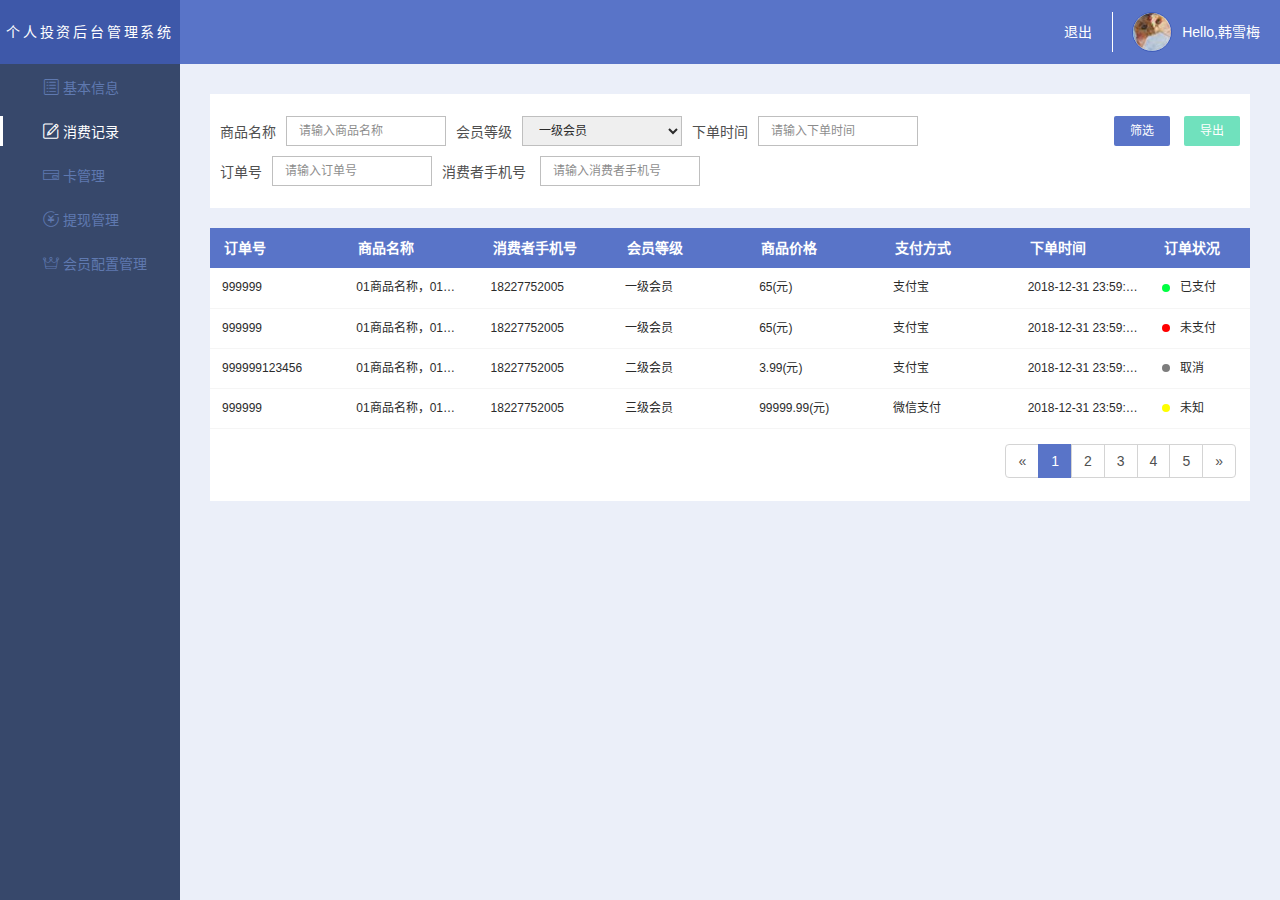
<file: record.html>
<!DOCTYPE html>
<html lang="zh-cn">
    <head>
        <meta charset="UTF-8">
        <meta http-equiv="X-UA-Compatible" content="IE=Edge">
        <meta name="viewport" content="width=device-width, initial-scale=1, maximum-scale=1, user-scalable=0">
        <title>消费记录 | 拓贝个人投资后台管理系统</title>
        <meta name="keywords" content="拓贝个人投资后台管理系统">
        <meta name="description" content="拓贝个人投资后台管理系统">
        <link rel="stylesheet" href="styles/file-upload.css">
        <link rel="stylesheet" href="styles/tuobei-customer-back-end.css">
    </head>
    <body>
        <header id="header" role="banner">
            <!-- 首页logo不含 <a> 标签，其他页面含有 -->
            <h1 class="logo">
                <a href="#" class="logo-link" title="回到首页">个人投资后台管理系统</a>
            </h1>
            <nav class="navbar">
                <ul class="custom-menu">
                    <li class="sign-out">
                        <a href="#" title="退出">退出</a>
                    </li>
                    <li class="user-menu">
                        <img src="imgs/user-img.jpg" class="user-image" alt="User Image">
                        <span class="user-nickname">Hello,韩雪梅</span>
                    </li>
                </ul>
            </nav>
        </header>
        <aside class="sidebar-menu" id="sidebarMenu">
            <ul class="sidebar-menu-list" id="sidebarMenuList" data-widget="tree">
                <li>
                    <a href="" title="基本信息">
                        <i class="iconfont icon-basic-info"></i>
                        <span>基本信息</span>
                    </a>
                </li>
                <li>
                    <a href="" title="消费记录" class="active">
                        <i class="iconfont icon-record"></i>
                        <span>消费记录</span>
                    </a>
                </li>
                <li>
                    <a href="" title="卡管理">
                        <i class="iconfont icon-back-card"></i>
                        <span>卡管理</span>
                    </a>
                </li>
                <li>
                    <a href="" title="提现管理">
                        <i class="iconfont icon-withdraw"></i>
                        <span>提现管理</span>
                    </a>
                </li>
                <li>
                    <a href="" title="会员配置管理">
                        <i class="iconfont icon-member-deploy"></i>
                        <span>会员配置管理</span>
                    </a>
                </li>
            </ul>
        </aside>
        <main id="main" role="main">
            <div class="handle-list">
                <div class="condition-list">
                    <div class="product-name">
                        <label for="productName">商品名称</label>
                        <input type="text" name="productName" id="productName" placeholder="请输入商品名称">
                    </div>
                    <div class="member-level">
                        <label for="memberLevel">会员等级</label>
                        <select name="memberLevel" id="memberLevel">
                            <option value="0">一级会员</option>
                            <option value="1">二级会员</option>
                            <option value="2">三级会员</option>
                        </select>
                    </div>
                    <div class="order-time">
                        <label for="orderTime">下单时间</label>
                        <input type="text" name="orderTime" id="orderTime" placeholder="请输入下单时间">
                    </div>
                    <div class="order-number">
                        <label for="orderNumber">订单号</label>
                        <input type="text" name="orderNumber" id="orderNumber" placeholder="请输入订单号">
                    </div>
                    <div class="user-phone">
                        <label for="userPhone">消费者手机号</label>
                        <input type="text" name="userPhone" id="userPhone" placeholder="请输入消费者手机号">
                    </div>
                </div>
                <div class="handle-method">
                    <button class="filter" title="筛选" id="filterRecord">筛选</button>
                    <button class="export" title="导出" id="exportRecord">导出</button>
                </div>
            </div>
            <div class="record-list">
                <table class="record-list-table">
                    <thead>
                    <tr>
                        <th class="order-number">订单号</th>
                        <th class="product-name">商品名称</th>
                        <th class="user-phone">消费者手机号</th>
                        <th class="member-level">会员等级</th>
                        <th class="product-price">商品价格</th>
                        <th class="payment-method">支付方式</th>
                        <th class="order-time">下单时间</th>
                        <th class="order-status">订单状况</th>
                    </tr>
                    </thead>
                    <tbody>
                    <!-- paid 已支付, not-paid 未支付, abolish 取消, unknown 未知 -->
                    <tr>
                        <td class="order-number">999999</td>
                        <td class="product-name">01商品名称，01商品名称，01商品名称</td>
                        <td class="user-phone">18227752005</td>
                        <td class="member-level">一级会员</td>
                        <td class="product-price">65(元)</td>
                        <td class="payment-method">支付宝</td>
                        <td class="order-time">2018-12-31 23:59:59</td>
                        <td class="order-status paid">已支付</td>
                    </tr>
                    <tr>
                        <td class="order-number">999999</td>
                        <td class="product-name">01商品名称，01商品名称，01商品名称</td>
                        <td class="user-phone">18227752005</td>
                        <td class="member-level">一级会员</td>
                        <td class="product-price">65(元)</td>
                        <td class="payment-method">支付宝</td>
                        <td class="order-time">2018-12-31 23:59:59</td>
                        <td class="order-status not-paid">未支付</td>
                    </tr>
                    <tr>
                        <td class="order-number">999999123456</td>
                        <td class="product-name">01商品名称，01商品名称，01商品名称</td>
                        <td class="user-phone">18227752005</td>
                        <td class="member-level">二级会员</td>
                        <td class="product-price">3.99(元)</td>
                        <td class="payment-method">支付宝</td>
                        <td class="order-time">2018-12-31 23:59:59</td>
                        <td class="order-status abolish">取消</td>
                    </tr>
                    <tr>
                        <td class="order-number">999999</td>
                        <td class="product-name">01商品名称，01商品名称，01商品名称</td>
                        <td class="user-phone">18227752005</td>
                        <td class="member-level">三级会员</td>
                        <td class="product-price">99999.99(元)</td>
                        <td class="payment-method">微信支付</td>
                        <td class="order-time">2018-12-31 23:59:59</td>
                        <td class="order-status unknown">未知</td>
                    </tr>
                    </tbody>
                </table>
                <nav class="pagination-wrapper" aria-label="Page navigation">
                    <ul class="pagination">
                        <!--给不能点击的链接添加 .disabled 类-->
                        <li class="disabled">
                            <a href="#" aria-label="Previous">
                                <span aria-hidden="true">&laquo;</span>
                            </a>
                        </li>
                        <!--给当前页添加 .active 类-->
                        <li class="active"><a href="#">1</a></li>
                        <li><a href="#">2</a></li>
                        <li><a href="#">3</a></li>
                        <li><a href="#">4</a></li>
                        <li><a href="#">5</a></li>
                        <li>
                            <a href="#" aria-label="Next">
                                <span aria-hidden="true">&raquo;</span>
                            </a>
                        </li>
                    </ul>
                </nav>
            </div>
        </main>
        <footer id="footer" role="contentinfo">
        </footer>
        <script src="//at.alicdn.com/t/font_549052_ufus5xhprmn53ik9.js"></script>
        <script src="scripts/jquery.min.js"></script>
        <script src="scripts/tuobei-customer-back-end.js"></script>
        <script>

        </script>
    </body>
</html>
</file>
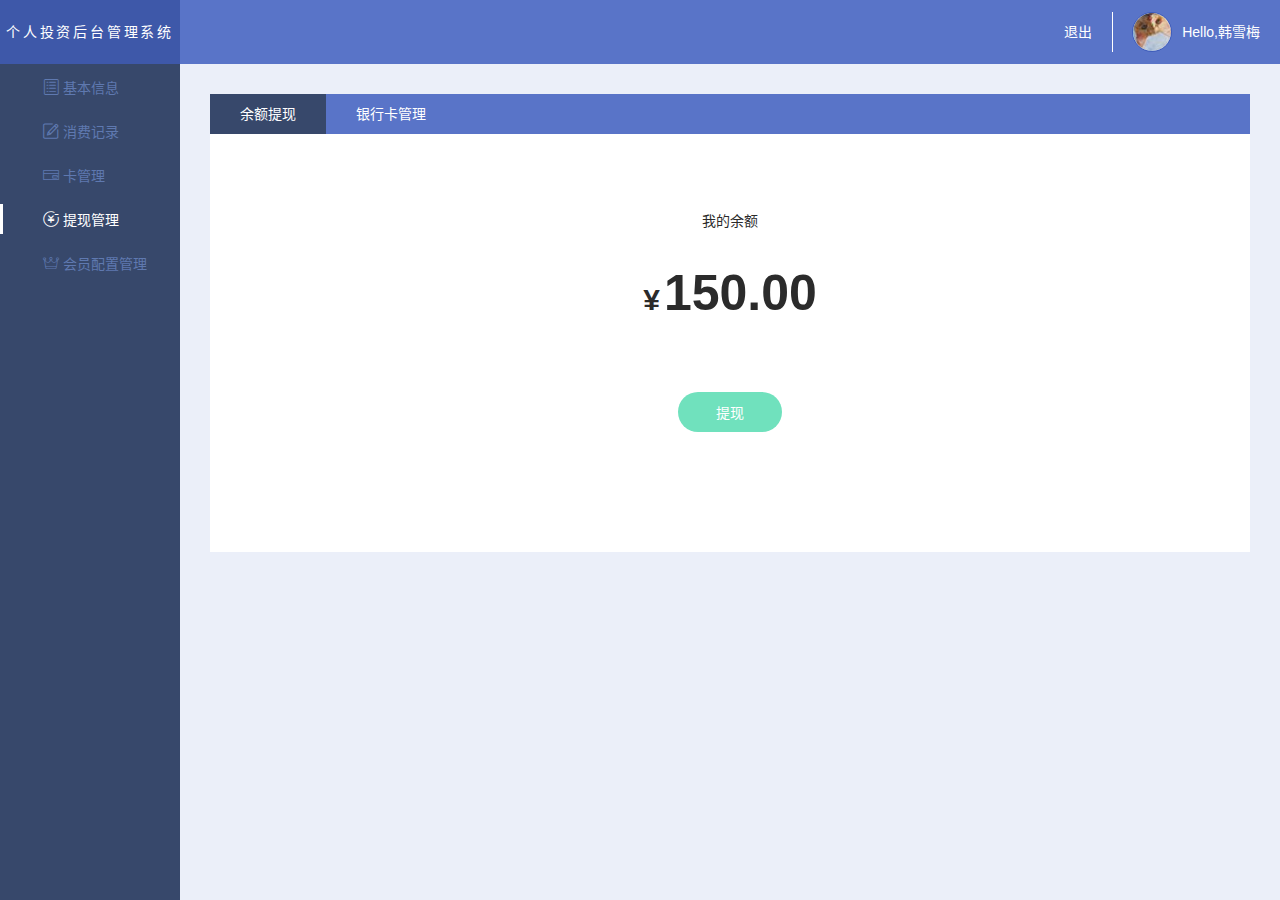
<file: withdraw.html>
<!DOCTYPE html>
<html lang="zh-cn">
    <head>
        <meta charset="UTF-8">
        <meta http-equiv="X-UA-Compatible" content="IE=Edge">
        <meta name="viewport" content="width=device-width, initial-scale=1, maximum-scale=1, user-scalable=0">
        <title>余额提现 | 拓贝个人投资后台管理系统</title>
        <meta name="keywords" content="">
        <meta name="description" content="">
        <link rel="stylesheet" href="styles/file-upload.css">
        <link rel="stylesheet" href="styles/tuobei-customer-back-end.css">
    </head>
    <body>
        <header id="header" role="banner">
            <!-- 首页logo不含 <a> 标签，其他页面含有 -->
            <h1 class="logo">
                <a href="#" class="logo-link" title="回到首页">个人投资后台管理系统</a>
            </h1>
            <nav class="navbar">
                <ul class="custom-menu">
                    <li class="sign-out">
                        <a href="#" title="退出">退出</a>
                    </li>
                    <li class="user-menu">
                        <img src="imgs/user-img.jpg" class="user-image" alt="User Image">
                        <span class="user-nickname">Hello,韩雪梅</span>
                    </li>
                </ul>
            </nav>
        </header>
        <aside class="sidebar-menu" id="sidebarMenu">
            <ul class="sidebar-menu-list" id="sidebarMenuList" data-widget="tree">
                <li>
                    <a href="" title="基本信息">
                        <i class="iconfont icon-basic-info"></i>
                        <span>基本信息</span>
                    </a>
                </li>
                <li>
                    <a href="" title="消费记录">
                        <i class="iconfont icon-record"></i>
                        <span>消费记录</span>
                    </a>
                </li>
                <li>
                    <a href="" title="卡管理">
                        <i class="iconfont icon-back-card"></i>
                        <span>卡管理</span>
                    </a>
                </li>
                <li>
                    <a href="" title="提现管理" class="active">
                        <i class="iconfont icon-withdraw"></i>
                        <span>提现管理</span>
                    </a>
                </li>
                <li>
                    <a href="" title="会员配置管理">
                        <i class="iconfont icon-member-deploy"></i>
                        <span>会员配置管理</span>
                    </a>
                </li>
            </ul>
        </aside>
        <main id="main" role="main">
            <nav class="withdraw-nav">
                <a href="#" class="withdraw-link active" title="余额提现">余额提现</a>
                <a href="#" class="withdraw-link" title="银行卡管理">银行卡管理</a>
            </nav>
            <div class="withdraw-content">
                <p class="my-count">我的余额</p>
                <div class="value">&yen;<span>150.00</span></div>
                <div class="withdraw">
                    <a href="#" title="提现">提现</a>
                </div>
            </div>
        </main>
        <footer id="footer" role="contentinfo">
        </footer>
        <script src="//at.alicdn.com/t/font_549052_ufus5xhprmn53ik9.js"></script>
        <script src="scripts/jquery.min.js"></script>
        <script src="scripts/tuobei-customer-back-end.js"></script>
        <script>

        </script>
    </body>
</html>
</file>
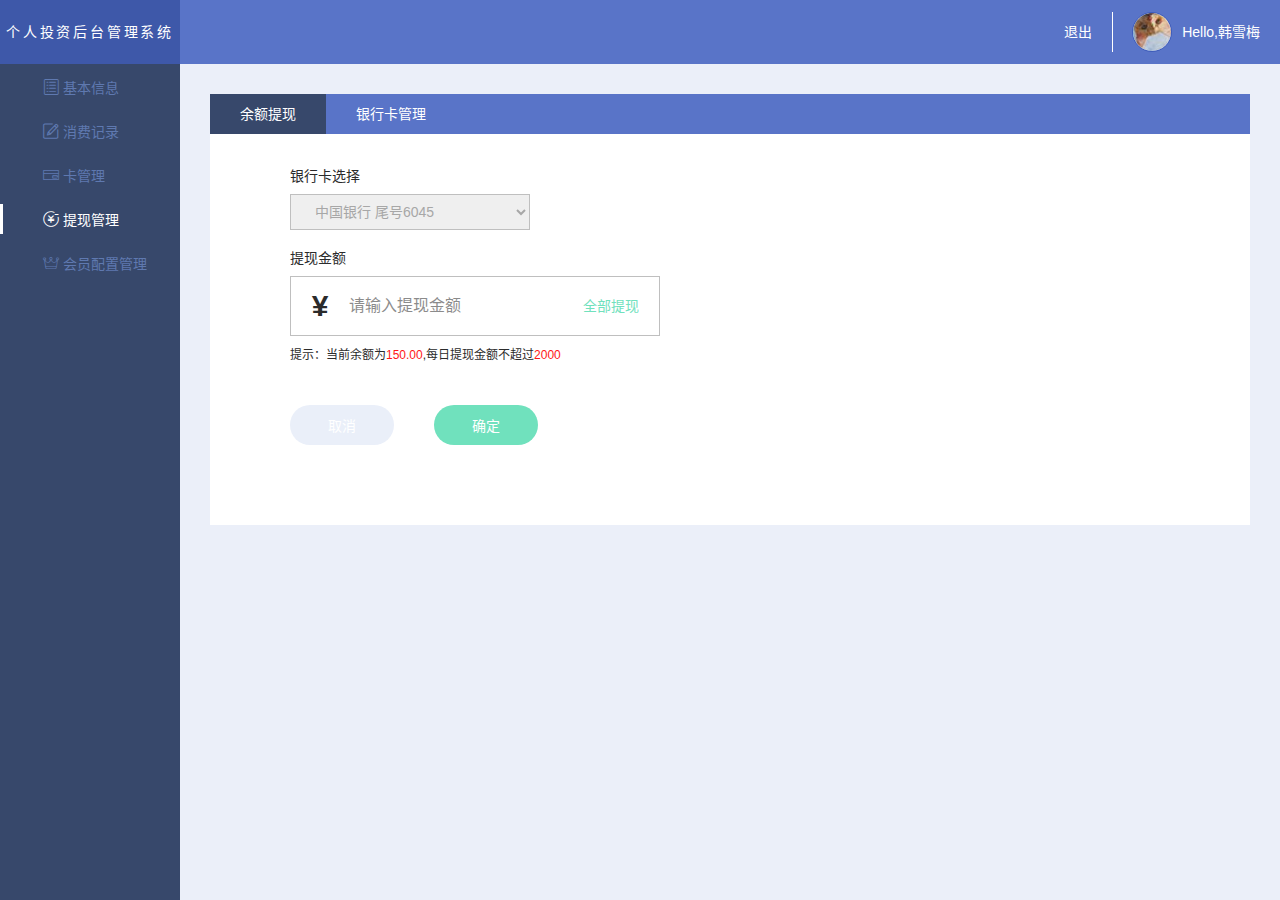
<file: withdraw2.html>
<!DOCTYPE html>
<html lang="zh-cn">
    <head>
        <meta charset="UTF-8">
        <meta http-equiv="X-UA-Compatible" content="IE=Edge">
        <meta name="viewport" content="width=device-width, initial-scale=1, maximum-scale=1, user-scalable=0">
        <title>余额提现 | 拓贝个人投资后台管理系统</title>
        <meta name="keywords" content="">
        <meta name="description" content="">
        <link rel="stylesheet" href="styles/file-upload.css">
        <link rel="stylesheet" href="styles/tuobei-customer-back-end.css">
    </head>
    <body>
        <header id="header" role="banner">
            <!-- 首页logo不含 <a> 标签，其他页面含有 -->
            <h1 class="logo">
                <a href="#" class="logo-link" title="回到首页">个人投资后台管理系统</a>
            </h1>
            <nav class="navbar">
                <ul class="custom-menu">
                    <li class="sign-out">
                        <a href="#" title="退出">退出</a>
                    </li>
                    <li class="user-menu">
                        <img src="imgs/user-img.jpg" class="user-image" alt="User Image">
                        <span class="user-nickname">Hello,韩雪梅</span>
                    </li>
                </ul>
            </nav>
        </header>
        <aside class="sidebar-menu" id="sidebarMenu">
            <ul class="sidebar-menu-list" id="sidebarMenuList" data-widget="tree">
                <li>
                    <a href="" title="基本信息">
                        <i class="iconfont icon-basic-info"></i>
                        <span>基本信息</span>
                    </a>
                </li>
                <li>
                    <a href="" title="消费记录">
                        <i class="iconfont icon-record"></i>
                        <span>消费记录</span>
                    </a>
                </li>
                <li>
                    <a href="" title="卡管理">
                        <i class="iconfont icon-back-card"></i>
                        <span>卡管理</span>
                    </a>
                </li>
                <li>
                    <a href="" title="提现管理" class="active">
                        <i class="iconfont icon-withdraw"></i>
                        <span>提现管理</span>
                    </a>
                </li>
                <li>
                    <a href="" title="会员配置管理">
                        <i class="iconfont icon-member-deploy"></i>
                        <span>会员配置管理</span>
                    </a>
                </li>
            </ul>
        </aside>
        <main id="main" role="main">
            <nav class="withdraw-nav">
                <a href="#" class="withdraw-link active" title="余额提现">余额提现</a>
                <a href="#" class="withdraw-link" title="银行卡管理">银行卡管理</a>
            </nav>
            <form action="" method="" name="withdrawForm" id="withdrawForm" class="withdraw-form">
                <div class="card-select">
                    <label for="cardSelect">银行卡选择</label>
                    <select name="cardSelect" id="cardSelect">
                        <option value="0">中国银行 尾号6045</option>
                        <option value="1">建设银行 尾号6045</option>
                        <option value="2">工商银行 尾号6045</option>
                        <option value="3">农业银行 尾号6045</option>
                    </select>
                </div>
                <div class="money">
                    <label for="myMoney">提现金额</label>
                    <div class="money-wrapper">
                        <span class="currency">&yen;</span>
                        <input type="text" class="my-money" name="myMoney" id="myMoney" placeholder="请输入提现金额">
                        <button class="all-money" id="allMoney" title="全部提现">全部提现</button>
                    </div>
                </div>
                <div class="tips">
                    提示：当前余额为<span class="my-value">150.00</span>,每日提现金额不超过<span class="up-line">2000</span>
                </div>
                <div class="handle">
                    <button type="reset" class="cancel" id="cancel" title="取消">取消</button>
                    <button type="submit" class="confirm" id="confirm" title="确认提现">确定</button>
                </div>
            </form>
        </main>
        <footer id="footer" role="contentinfo">
        </footer>
        <script src="//at.alicdn.com/t/font_549052_ufus5xhprmn53ik9.js"></script>
        <script src="scripts/jquery.min.js"></script>
        <script src="scripts/tuobei-customer-back-end.js"></script>
        <script>

        </script>
    </body>
</html>
</file>
<file: styles/tuobei-customer-back-end.css>
@charset "UTF-8";
/*! lixinjie 20180129 https://github.com/xinjie-just/tuobei-customer-back-end.git */
body,
h1,
h2,
h3,
h4,
h5,
h6,
p,
hr,
blockquote,
pre,
textarea,
fieldset,
figure,
ul,
ol,
dl,
dd,
menu {
  margin: 0;
}

input,
textarea,
button,
select,
option,
fieldset,
legend,
ul,
ol,
menu,
th,
td {
  padding: 0;
}

hr,
progress,
input,
textarea,
button,
select,
fieldset {
  border: 0;
}

html {
  height: 100%;
  font-size: 14px;
  -webkit-text-size-adjust: 100%;
  -ms-text-size-adjust: 100%;
}

*, *:before, *:after {
  box-sizing: border-box;
}

body {
  width: 100%;
  height: 100%;
  font-size: 1rem;
  color: #505050;
  background-color: #ebeff9;
  font-family: "Microsoft Yahei", Arial, sans-serif;
  -webkit-overflow-scrolling: touch;
  /* ios5+ */
}

audio,
canvas,
progress,
video {
  display: inline-block;
}

audio:not([controls]) {
  display: none;
  height: 0;
}

progress {
  vertical-align: baseline;
}

template,
[hidden] {
  display: none;
}

/* ===链接=== */
a {
  color: #505050;
  background-color: transparent;
  -webkit-text-decoration-skip: objects;
  text-decoration: none;
}
a:focus, a:active, a:hover {
  outline-width: 0;
  text-decoration: none;
}

/*a[href]:empty:::after{
  content: attr(href);
}*/
/* ===文本=== */
abbr[title] {
  border-bottom: none;
  text-decoration: underline;
}

b,
strong {
  font-weight: inherit;
}

b,
strong {
  font-weight: bolder;
}

dfn {
  font-style: italic;
}

article h1,
section h1 {
  font-size: 2em;
  margin: 0.67em 0;
}

mark {
  background-color: #ff0;
  color: #000;
}

small {
  font-size: 80%;
}

sub, sup {
  font-size: 75%;
  line-height: 0;
  position: relative;
  vertical-align: baseline;
}

sub {
  bottom: -0.25em;
}

sup {
  top: -0.5em;
}

/* ===嵌入式内容=== */
img {
  border-style: none;
}

svg:not(:root) {
  overflow: hidden;
}

/* ===分组内容=== */
code,
kbd,
pre,
samp {
  font-family: monospace, monospace;
  font-size: 14px;
}

hr {
  box-sizing: content-box;
  height: 0;
  overflow: visible;
}

/* ===表单=== */
button,
input,
select,
textarea {
  font: inherit;
  margin: 0;
}

optgroup {
  font-weight: bold;
}

button,
input {
  overflow: visible;
}

button,
select {
  text-transform: none;
}

button,
html [type="button"],
[type="reset"],
[type="submit"] {
  cursor: pointer;
  -webkit-appearance: button;
  background-color: transparent;
}
button:focus,
html [type="button"]:focus,
[type="reset"]:focus,
[type="submit"]:focus {
  outline: none;
}

button::-moz-focus-inner,
[type="button"]::-moz-focus-inner,
[type="reset"]::-moz-focus-inner,
[type="submit"]::-moz-focus-inner {
  border-style: none;
  padding: 0;
}

button:-moz-focusring,
[type="button"]:-moz-focusring,
[type="reset"]:-moz-focusring,
[type="submit"]:-moz-focusring {
  outline: 1px dotted ButtonText;
}

fieldset {
  border: 1px solid #c0c0c0;
  margin: 0 2px;
  padding: 0.35em 0.625em 0.75em;
}

legend {
  box-sizing: border-box;
  color: inherit;
  display: table;
  max-width: 100%;
  padding: 0;
  white-space: normal;
}

textarea {
  overflow: auto;
}

[type="checkbox"],
[type="radio"] {
  box-sizing: border-box;
  padding: 0;
}

[type="number"]::-webkit-inner-spin-button,
[type="number"]::-webkit-outer-spin-button {
  height: auto;
}

[type="search"] {
  -webkit-appearance: textfield;
  outline-offset: -2px;
}

[type="search"]::-webkit-search-cancel-button,
[type="search"]::-webkit-search-decoration {
  -webkit-appearance: none;
}

::-webkit-input-placeholder {
  color: inherit;
  opacity: 0.54;
}

::-webkit-file-upload-button {
  -webkit-appearance: button;
  font: inherit;
}

/* ===表格=== */
table {
  border-collapse: collapse;
  border-spacing: 0;
}

caption,
th {
  text-align: left;
}

/* ===列表=== */
ol,
ul {
  list-style-type: none;
}

/* ===关于浮动=== */
.clearfix::after, #header .navbar::after, .basic-info-form::after, .handle-list::after, .handle-list .condition-list::after, .withdraw-nav::after, .withdraw-form > div .money-wrapper::after, .withdraw-form > div.handle::after, .card-management-content .card-list::after, .member-add-form::after, .member-handle-list::after, .member-handle-list .member-condition-list::after, .member-list-table tbody tr td.handle::after, .member-card-item .body::after, .member-card-details .details::after {
  content: "";
  display: table;
}
.clearfix:after, #header .navbar:after, .basic-info-form:after, .handle-list:after, .handle-list .condition-list:after, .withdraw-nav:after, .withdraw-form > div .money-wrapper:after, .withdraw-form > div.handle:after, .card-management-content .card-list:after, .member-add-form:after, .member-handle-list:after, .member-handle-list .member-condition-list:after, .member-list-table tbody tr td.handle:after, .member-card-item .body:after, .member-card-details .details:after {
  content: "";
  display: table;
  clear: both;
}

/*快捷样式*/
figure {
  overflow: hidden;
}
figure a {
  display: block;
}
figure img {
  display: block;
  max-width: 100%;
  height: auto;
  margin-right: auto;
  margin-left: auto;
}

label {
  margin-bottom: 0;
  cursor: pointer;
}
label:hover {
  opacity: .8;
}

#header .custom-menu li.user-menu img, #footer, .basic-info-form > div input, .handle-list .condition-list > div input, .handle-list .condition-list > div select, .record-list table.record-list-table thead tr th, .record-list table.record-list-table tbody tr td, .card-management-content .add-card-wrapper > div input, .card-management-content .add-card-wrapper > div select, .member-add-form > div input, .member-handle-list .member-condition-list > div input, .member-handle-list .member-condition-list > div select, .member-list-table tr th,
.member-list-table tr td, .member-card-details .details > div > span:last-of-type {
  overflow: hidden;
  text-overflow: ellipsis;
  white-space: nowrap;
}

/*validate错误提示*/
label.error {
  color: #f00;
  display: block;
  margin-bottom: 5px;
}

#errorTips {
  display: block;
  color: #f00;
  visibility: hidden;
}

/*===矢量字体图标===*/
@font-face {
  font-family: "iconfont";
  src: url("../fonts/iconfont.eot?t=1517194002029");
  /* IE9*/
  src: url("../fonts/iconfont.eot?t=1517194002029#iefix") format("embedded-opentype"), url("[data-uri]") format("woff"), url("../fonts/iconfont.ttf?t=1517194002029") format("truetype"), url("../fonts/iconfont.svg?t=1517194002029#iconfont") format("svg");
  /* iOS 4.1- */
}
.iconfont {
  font-family: "iconfont" !important;
  font-size: 16px;
  font-style: normal;
  -webkit-font-smoothing: antialiased;
  -moz-osx-font-smoothing: grayscale;
}

.icon-selected:before {
  content: "\e620";
}

.icon-withdraw:before {
  content: "\e652";
}

.icon-delete:before {
  content: "\e627";
}

.icon-boc:before {
  content: "\e658";
}

.icon-bocom:before {
  content: "\e662";
}

.icon-icbc:before {
  content: "\e6f4";
}

.icon-abc:before {
  content: "\e6f6";
}

.icon-ccb:before {
  content: "\e6f7";
}

.icon-update:before {
  content: "\e67f";
}

.icon-record:before {
  content: "\e62e";
}

.icon-ems:before {
  content: "\e663";
}

.icon-member-deploy:before {
  content: "\e62c";
}

.icon-back-card:before {
  content: "\e6c0";
}

.icon-basic-info:before {
  content: "\e64a";
}

/*===重置一些样式===*/
.datetimepicker td,
.datetimepicker th {
  width: 50px;
}

/*===首页===*/
#header {
  z-index: 999;
  position: fixed;
  width: 100%;
  height: 64px;
  top: 0;
}
#header .logo {
  z-index: 1000;
  position: absolute;
  top: 0;
  left: 0;
  display: block;
  width: 180px;
  height: 64px;
  line-height: 64px;
  background-color: #506bbf;
  color: #fff;
  font-size: 14px;
  font-weight: normal;
  text-align: center;
  letter-spacing: .2em;
}
#header .logo a {
  display: block;
  height: 100%;
  color: inherit;
}
#header .logo a:hover {
  background-color: #3e58a9;
}
#header .navbar {
  z-index: 1000;
  position: absolute;
  top: 0;
  right: 0;
  width: calc(100% - 180px);
  height: 64px;
  background-color: #5974c8;
}
#header .custom-menu {
  float: right;
  height: 64px;
  line-height: 64px;
  color: #fff;
}
#header .custom-menu li {
  float: left;
  position: relative;
  padding-left: 20px;
  padding-right: 20px;
}
#header .custom-menu li:not(:first-of-type)::before {
  position: absolute;
  content: "";
  width: 1px;
  height: 40px;
  left: 0;
  top: 50%;
  background-color: #fff;
  transform: translateY(-50%);
}
#header .custom-menu li.sign-out {
  padding-left: 0;
  padding-right: 0;
}
#header .custom-menu li.sign-out a {
  display: block;
  padding-right: 20px;
  padding-left: 20px;
  color: #fff;
}
#header .custom-menu li.sign-out a:hover {
  background-color: #3e5cba;
}
#header .custom-menu li.user-menu {
  font-size: 0;
}
#header .custom-menu li.user-menu span {
  font-size: 14px;
  display: inline-block;
  vertical-align: middle;
}
#header .custom-menu li.user-menu img {
  display: inline-block;
  vertical-align: middle;
  margin-right: 10px;
  width: 40px;
  height: 40px;
  line-height: 40px;
  border-radius: 50%;
  font-size: 14px;
  border: 1px solid #3e5cba;
}

#sidebarMenu {
  position: fixed;
  top: 0;
  left: 0;
  width: 180px;
  height: 100%;
  background-color: #37486b;
  color: #5f79b0;
  padding-top: 64px;
  overflow-y: auto;
}
#sidebarMenu .sidebar-menu-list {
  padding-top: 8px;
  padding-bottom: 8px;
}
#sidebarMenu .sidebar-menu-list > li:not(:last-of-type) {
  margin-bottom: 14px;
}
#sidebarMenu .sidebar-menu-list > li > a {
  display: block;
  height: 30px;
  line-height: 30px;
  color: #5f79b0;
  font-size: 14px;
  padding-left: 40px;
  border-left: 3px solid transparent;
}
#sidebarMenu .sidebar-menu-list > li > a .icon {
  font-size: 16px;
  margin-right: 6px;
}
#sidebarMenu .sidebar-menu-list > li > a.active, #sidebarMenu .sidebar-menu-list > li > a:hover {
  border-left-color: #fff;
  color: #fff;
}

#main {
  display: block;
  height: 100%;
  margin-left: 180px;
  padding: calc(30px + 64px) 30px calc(30px + 0px);
  background-color: #ebeff9;
}

#footer {
  z-index: 999;
  display: block;
  width: calc(100% - 180px);
  height: 0px;
  position: fixed;
  bottom: 0;
  right: 0;
  background-color: #fff;
  line-height: 40px;
  font-size: 14px;
  color: #2b2b2b;
  padding-right: 30px;
  padding-left: 30px;
}

/*===基本信息===*/
.basic-info-form {
  width: 100%;
  background-color: #fff;
  padding: 15px 60px 100px 60px;
}
.basic-info-form > div {
  float: left;
  width: calc(50% - 60px / 2);
  min-width: 240px;
  margin-bottom: 18px;
}
.basic-info-form > div:nth-of-type(2n + 1) {
  margin-right: 60px;
}
.basic-info-form > div label:not(.error) {
  display: block;
  font-size: 14px;
  font-weight: 500;
  width: 100%;
  height: 32px;
  line-height: 32px;
  position: relative;
  color: #2b2b2b;
}
.basic-info-form > div label:not(.error).required::before {
  content: "*";
  position: absolute;
  left: -8px;
  font-size: 14px;
  color: #f00;
}
.basic-info-form > div label.error {
  width: 100%;
  display: block;
  font-size: 12px;
  height: 18px;
  line-height: 18px;
}
.basic-info-form > div input {
  width: 100%;
  display: block;
  height: 34px;
  line-height: 32px;
  border: 1px solid #bfbfbf;
  font-size: 14px;
  color: #2b2b2b;
  padding-right: 20px;
  padding-left: 20px;
  border-radius: 2px;
}
.basic-info-form > div input:focus {
  border-color: black;
  outline: none;
}
.basic-info-form > div.datetime {
  position: relative;
}
.basic-info-form > div.datetime input {
  background-color: #ccc;
  cursor: pointer;
}
.basic-info-form > div select {
  width: 100%;
  height: 34px;
  line-height: 32px;
  padding-left: 20px;
  border: 1px solid #bfbfbf;
  color: #a7a7a7;
  font-size: 14px;
  cursor: pointer;
}
.basic-info-form > div select:focus {
  border-color: black;
  outline: none;
}
.basic-info-form > div select option {
  height: 30px;
  line-height: 30px;
  padding-right: 20px;
  padding-left: 20px;
  color: #2b2b2b;
  font-size: 14px;
  cursor: pointer;
}
.basic-info-form > div.cancel-confirm {
  margin-top: 50px;
  font-size: 0;
}
.basic-info-form > div.cancel-confirm button {
  display: inline-block;
  vertical-align: middle;
  font-size: 14px;
  color: #fff;
  padding: 10px 32px;
  text-align: center;
  border-radius: 40px;
}
.basic-info-form > div.cancel-confirm button:not(:last-of-type) {
  margin-right: 40px;
}
.basic-info-form > div.cancel-confirm .cancel {
  background-color: #eaeff9;
}
.basic-info-form > div.cancel-confirm .cancel:hover {
  background-color: #cad7f0;
}
.basic-info-form > div.cancel-confirm .cancel:focus {
  background-color: #b2c5e9;
}
.basic-info-form > div.cancel-confirm .confirm {
  background-color: #70e1bd;
}
.basic-info-form > div.cancel-confirm .confirm:hover {
  background-color: #4edaad;
}
.basic-info-form > div.cancel-confirm .confirm:focus {
  background-color: #35d5a2;
}

/*===消费记录===*/
.handle-list {
  padding: 17px 10px;
  background-color: #fff;
}
.handle-list .condition-list {
  float: left;
}
.handle-list .condition-list > div {
  float: left;
  margin-top: 5px;
  margin-bottom: 5px;
}
.handle-list .condition-list > div:not(:last-of-type) {
  margin-right: 10px;
  font-size: 0;
}
.handle-list .condition-list > div label {
  display: inline-block;
  vertical-align: middle;
  margin-right: 10px;
  font-size: 14px;
  color: #505050;
}
.handle-list .condition-list > div input {
  display: inline-block;
  vertical-align: middle;
  font-size: 12px;
  color: #2b2b2b;
  border: 1px solid #bfbfbf;
  width: 160px;
  height: 30px;
  line-height: 28px;
  padding-right: 1em;
  padding-left: 1em;
}
.handle-list .condition-list > div input:focus {
  border-color: black;
  outline: none;
}
.handle-list .condition-list > div select {
  display: inline-block;
  vertical-align: middle;
  font-size: 12px;
  color: #2b2b2b;
  border: 1px solid #bfbfbf;
  width: 160px;
  height: 30px;
  line-height: 28px;
  padding-left: 1em;
}
.handle-list .condition-list > div select:focus {
  border-color: black;
  outline: none;
}
.handle-list .condition-list > div select option {
  line-height: 1.5;
}
@media (max-width: 1600px) {
  .handle-list .condition-list {
    width: calc(100% - 140px);
  }
}
.handle-list .handle-method {
  float: right;
  margin-top: 5px;
  margin-bottom: 5px;
}
.handle-list .handle-method button {
  display: inline-block;
  vertical-align: middle;
  padding-right: 16px;
  padding-left: 16px;
  height: 30px;
  line-height: 30px;
  text-align: center;
  border-radius: 2px;
  color: #fff;
  font-size: 12px;
}
.handle-list .handle-method button:not(:last-of-type) {
  margin-right: 10px;
}
.handle-list .handle-method button.filter {
  background-color: #5974c8;
}
.handle-list .handle-method button.filter:hover {
  background-color: #3e5cba;
}
.handle-list .handle-method button.filter:focus {
  background-color: #3651a3;
}
.handle-list .handle-method button.export {
  background-color: #70e1bd;
}
.handle-list .handle-method button.export:hover {
  background-color: #4edaad;
}
.handle-list .handle-method button.export:focus {
  background-color: #35d5a2;
}

.record-list {
  background-color: #fff;
  margin-top: 20px;
  padding-bottom: 20px;
}
.record-list table.record-list-table {
  width: 100%;
  table-layout: fixed;
  /*.order-number {
    width: 30%;
  }
  .product-name {
    width: 40%;
  }
  .user-phone {
    width: 120px;
    min-width: 15%;
  }
  .member-level {
    width: 100px;
    min-width: 10%;
  }
  .product-price {
    width: 120px;
    min-width: 15%;
  }
  .payment-method {
    width: 100px;
    min-width: 10%;
  }
  .order-time {
    width: 150px;
    min-width: 20%;
  }*/
}
.record-list table.record-list-table thead tr {
  height: 40px;
  line-height: 40px;
  background-color: #5974c8;
}
.record-list table.record-list-table thead tr th {
  padding-right: 1em;
  padding-left: 1em;
  font-size: 14px;
  color: #fff;
}
.record-list table.record-list-table tbody tr {
  height: 40px;
  line-height: 39px;
  border-bottom: 1px solid #f5f5f5;
}
.record-list table.record-list-table tbody tr td {
  padding-right: 1em;
  padding-left: 1em;
  font-size: 12px;
  color: #2b2b2b;
}
.record-list table.record-list-table tbody tr td.order-status {
  padding-left: calc(1em + 18px);
  position: relative;
}
.record-list table.record-list-table tbody tr td.order-status::before {
  content: "";
  position: absolute;
  left: 1em;
  top: 50%;
  width: 8px;
  height: 8px;
  border-radius: 50%;
  transform: translateY(-50%);
}
.record-list table.record-list-table tbody tr td.paid::before {
  background-color: #00ff42;
}
.record-list table.record-list-table tbody tr td.not-paid::before {
  background-color: #f00;
}
.record-list table.record-list-table tbody tr td.abolish::before {
  background-color: #7d7d7d;
}
.record-list table.record-list-table tbody tr td.unknown::before {
  background-color: #fefe00;
}
.record-list table.record-list-table .order-status {
  width: 100px;
}

/*分页*/
.pagination-wrapper {
  text-align: right;
  margin-top: 15px;
  padding-right: 1em;
}

.pagination {
  display: inline-block;
  padding-left: 0;
  border-radius: 4px;
}
.pagination > li {
  display: inline;
}
.pagination > li > a,
.pagination > li > span {
  position: relative;
  float: left;
  padding: 6px 12px;
  margin-left: -1px;
  line-height: 1.42857143;
  text-decoration: none;
  color: #505050;
  border: 1px solid #d4d4d4;
  background-color: #fff;
}
.pagination > li > a:hover, .pagination > li > a:focus,
.pagination > li > span:hover,
.pagination > li > span:focus {
  z-index: 2;
  color: #fff;
  border-color: #5974c8;
  background-color: #5974c8;
}
.pagination > li:first-child > a,
.pagination > li:first-child > span {
  margin-left: 0;
  border-top-left-radius: 4px;
  border-bottom-left-radius: 4px;
}
.pagination > li:last-child > a,
.pagination > li:last-child > span {
  border-top-right-radius: 4px;
  border-bottom-right-radius: 4px;
}
.pagination > .active > a,
.pagination > .active > span {
  background-color: #5974c8;
  border-color: #5974c8;
  color: #fff;
}
.pagination > .active > a:hover, .pagination > .active > a:focus,
.pagination > .active > span:hover,
.pagination > .active > span:focus {
  z-index: 3;
  cursor: default;
  color: #fff;
  border-color: #5974c8;
  background-color: #5974c8;
}
.pagination > .disabled > a:hover, .pagination > .disabled > a:focus,
.pagination > .disabled > span:hover,
.pagination > .disabled > span:focus {
  color: #777;
  cursor: not-allowed;
  background-color: #fff;
  border-color: #ddd;
}

/*===提现管理===*/
.withdraw-nav {
  width: 100%;
  height: 40px;
  background-color: #5974c8;
}
.withdraw-nav a {
  display: block;
  float: left;
  height: 40px;
  line-height: 40px;
  padding-right: 30px;
  padding-left: 30px;
  color: #fff;
  font-size: 14px;
}
.withdraw-nav a.active, .withdraw-nav a:hover {
  background-color: #37486b;
}

/*余额提现*/
.withdraw-content {
  width: 100%;
  background-color: #fff;
  padding: 15px 15px 120px;
}
.withdraw-content .my-count {
  font-size: 14px;
  color: #2b2b2b;
  margin: 60px auto 0;
  text-align: center;
  line-height: 1.8em;
}
.withdraw-content .value {
  margin: 30px auto 0;
  font-size: 30px;
  color: #2b2b2b;
  text-align: center;
  text-transform: uppercase;
  font-weight: bold;
}
.withdraw-content .value span {
  font-size: 50px;
  margin-left: 4px;
}
.withdraw-content .withdraw {
  text-align: center;
  margin: 70px auto 0;
}
.withdraw-content .withdraw a {
  display: inline-block;
  padding: 10px 38px;
  border-radius: 40px;
  font-size: 14px;
  color: #fff;
  background-color: #70e1bd;
}
.withdraw-content .withdraw a:hover {
  background-color: #4edaad;
}
.withdraw-content .withdraw a:focus {
  background-color: #35d5a2;
}

.withdraw-form {
  background-color: #fff;
  padding: 24px 80px 80px;
}
.withdraw-form > div {
  color: #2b2b2b;
  font-size: 12px;
}
.withdraw-form > div:not(:last-of-type) {
  margin-bottom: 10px;
}
.withdraw-form > div label {
  display: block;
  height: 36px;
  line-height: 36px;
  font-size: 14px;
  color: #2b2b2b;
}
.withdraw-form > div.card-select select {
  min-width: 240px;
  height: 36px;
  line-height: 36px;
  padding-left: 20px;
  border: 1px solid #bfbfbf;
  color: #a7a7a7;
  font-size: 14px;
  cursor: pointer;
}
.withdraw-form > div.card-select select:focus {
  border-color: black;
  outline: none;
}
.withdraw-form > div.card-select select option {
  height: 30px;
  line-height: 30px;
  padding-right: 20px;
  padding-left: 20px;
  color: #2b2b2b;
  font-size: 14px;
  cursor: pointer;
}
.withdraw-form > div .money-wrapper {
  min-width: 340px;
  width: 42%;
  height: 60px;
  line-height: 58px;
  border: 1px solid #bfbfbf;
}
.withdraw-form > div .money-wrapper .currency {
  float: left;
  display: block;
  width: 58px;
  height: 58px;
  line-height: 58px;
  text-align: center;
  font-size: 30px;
  font-weight: bold;
  color: #2b2b2b;
}
.withdraw-form > div .money-wrapper .my-money {
  float: left;
  display: block;
  width: calc(100% - 60px - 96px);
  height: 58px;
  line-height: 58px;
  font-size: 16px;
  font-weight: 500;
  color: #2b2b2b;
}
.withdraw-form > div .money-wrapper .my-money:focus {
  border: none;
  outline: none;
}
.withdraw-form > div .money-wrapper .all-money {
  display: block;
  float: right;
  width: 96px;
  height: 58px;
  line-height: 58px;
  text-align: center;
  background-color: transparent;
  color: #70e1bd;
  font-size: 14px;
  cursor: pointer;
}
.withdraw-form > div .money-wrapper .all-money:hover {
  background-color: #efefef;
}
.withdraw-form > div .money-wrapper .all-money:focus {
  background-color: #eaeaea;
}
.withdraw-form > div.tips {
  line-height: 1.6;
}
.withdraw-form > div.tips span {
  color: #ff1616;
}
.withdraw-form > div.handle {
  margin-top: 40px;
}
.withdraw-form > div.handle button {
  float: left;
  display: block;
  padding: 10px 38px;
  border-radius: 40px;
  font-size: 14px;
  color: #fff;
}
.withdraw-form > div.handle button:not(:last-of-type) {
  margin-right: 40px;
}
.withdraw-form > div.handle button.cancel {
  background-color: #eaeff9;
}
.withdraw-form > div.handle button.cancel:hover {
  background-color: #cad7f0;
}
.withdraw-form > div.handle button.cancel:focus {
  background-color: #b2c5e9;
}
.withdraw-form > div.handle button.confirm {
  background-color: #70e1bd;
}
.withdraw-form > div.handle button.confirm:hover {
  background-color: #4edaad;
}
.withdraw-form > div.handle button.confirm:focus {
  background-color: #35d5a2;
}

/*银行卡管理*/
.card-management-content {
  position: relative;
  padding-bottom: 200px;
}
.card-management-content .card-list li {
  z-index: 9;
  position: relative;
  float: left;
  width: 250px;
  height: 90px;
  border-radius: 6px;
  margin: 15px 10px;
  padding-top: 10px;
  padding-left: 80px;
  color: #fff;
  cursor: pointer;
}
.card-management-content .card-list li.selected::before, .card-management-content .card-list li.active::before {
  z-index: 10;
  content: "";
  position: absolute;
  top: 0;
  left: 0;
  width: 100%;
  height: 100%;
  border-radius: 6px;
  background: rgba(0, 0, 0, 0.5) url("../imgs/selected.png") no-repeat center/30px;
}
.card-management-content .card-list li:nth-of-type(3n + 1) {
  background-color: #d81e06;
}
.card-management-content .card-list li:nth-of-type(3n + 1):hover {
  background-color: #b01805;
}
.card-management-content .card-list li:nth-of-type(3n + 1):focus {
  background-color: #931404;
}
.card-management-content .card-list li:nth-of-type(3n + 2) {
  background-color: #13227a;
}
.card-management-content .card-list li:nth-of-type(3n + 2):hover {
  background-color: #0e1857;
}
.card-management-content .card-list li:nth-of-type(3n + 2):focus {
  background-color: #09113c;
}
.card-management-content .card-list li:nth-of-type(3n + 3) {
  background-color: #009174;
}
.card-management-content .card-list li:nth-of-type(3n + 3):hover {
  background-color: #006853;
}
.card-management-content .card-list li:nth-of-type(3n + 3):focus {
  background-color: #004a3b;
}
.card-management-content .card-list li .bank-name {
  font-size: 14px;
  line-height: 26px;
}
.card-management-content .card-list li .card-type {
  font-size: 12px;
  line-height: 22px;
}
.card-management-content .card-list li .card-number {
  font-size: 14px;
  line-height: 24px;
}
.card-management-content .card-list li .iconfont {
  position: absolute;
  top: 50%;
  left: 20px;
  font-size: 40px;
  transform: translateY(-50%);
  color: #fff;
}
.card-management-content .card-list .add-card-btn {
  position: relative;
  display: block;
  float: left;
  height: 90px;
  width: 250px;
  border: 2px dashed #a7a7a7;
  padding-top: 50px;
  text-align: center;
  border-radius: 6px;
  margin: 15px 10px;
  background-color: transparent;
}
.card-management-content .card-list .add-card-btn:hover {
  background-color: #ebebeb;
}
.card-management-content .card-list .add-card-btn:focus {
  background-color: #dbdbdb;
}
.card-management-content .card-list .add-card-btn::before, .card-management-content .card-list .add-card-btn::after {
  content: "";
  position: absolute;
  top: 28px;
  left: 50%;
  font-weight: 500;
  width: 40px;
  height: 3px;
  border-radius: 3px;
  background-color: #eaeff9;
}
.card-management-content .card-list .add-card-btn::before {
  transform: translateX(-50%);
}
.card-management-content .card-list .add-card-btn::after {
  transform: translateX(-50%) rotate(90deg);
}
.card-management-content .remove-btn {
  position: absolute;
  bottom: 30px;
  right: 15px;
  display: block;
  padding: 10px 38px;
  border-radius: 40px;
  font-size: 14px;
  color: #fff;
}
.card-management-content .remove-btn.default {
  background-color: #bebebe;
  cursor: not-allowed;
}
.card-management-content .remove-btn.active {
  background-color: #70e1bd;
  cursor: pointer;
}
.card-management-content .remove-btn.active:hover {
  background-color: #4edaad;
}
.card-management-content .remove-btn.active:focus {
  background-color: #35d5a2;
}
.card-management-content .remove-card-wrapper {
  z-index: 10000;
  position: absolute;
  top: 50%;
  left: 50%;
  transform: translate(-50%, -50%);
  background-color: #fff;
  box-shadow: 0 0 5px #eee;
  padding: 30px 50px 50px;
  border-radius: 4px;
}
.card-management-content .remove-card-wrapper.default {
  display: none;
}
.card-management-content .remove-card-wrapper.active {
  display: block;
}
.card-management-content .remove-card-wrapper .tips {
  line-height: 1.6em;
  text-align: center;
  font-size: 14px;
  color: #2b2b2b;
}
.card-management-content .remove-card-wrapper .remove-card-handle {
  margin-top: 40px;
}
.card-management-content .remove-card-wrapper .remove-card-handle button {
  padding: 10px 32px;
  color: #fff;
  font-size: 14px;
  border-radius: 40px;
}
.card-management-content .remove-card-wrapper .remove-card-handle button:not(:last-of-type) {
  margin-right: 40px;
}
.card-management-content .remove-card-wrapper .remove-card-handle button.cancel-remove {
  background-color: #eaeff9;
}
.card-management-content .remove-card-wrapper .remove-card-handle button.cancel-remove:hover {
  background-color: #cad7f0;
}
.card-management-content .remove-card-wrapper .remove-card-handle button.cancel-remove:focus {
  background-color: #b2c5e9;
}
.card-management-content .remove-card-wrapper .remove-card-handle button.confirm-remove {
  background-color: #70e1bd;
}
.card-management-content .remove-card-wrapper .remove-card-handle button.confirm-remove:hover {
  background-color: #4edaad;
}
.card-management-content .remove-card-wrapper .remove-card-handle button.confirm-remove:focus {
  background-color: #35d5a2;
}
.card-management-content .add-card-wrapper {
  z-index: 10000;
  position: absolute;
  top: 50%;
  left: 50%;
  transform: translate(-50%, -50%);
  background-color: #fff;
  box-shadow: 0 0 5px #eee;
  padding: 30px;
  border-radius: 4px;
}
.card-management-content .add-card-wrapper.default {
  display: none;
}
.card-management-content .add-card-wrapper.active {
  display: block;
}
.card-management-content .add-card-wrapper > div {
  font-size: 0;
}
.card-management-content .add-card-wrapper > div:not(:last-of-type) {
  margin-bottom: 20px;
}
.card-management-content .add-card-wrapper > div label:not(.error) {
  display: inline-block;
  vertical-align: middle;
  font-size: 14px;
  width: 90px;
  height: 34px;
  line-height: 34px;
  position: relative;
  padding-right: 18px;
  text-align: right;
  color: #505050;
}
.card-management-content .add-card-wrapper > div label:not(.error).required::after {
  content: "*";
  position: absolute;
  right: 8px;
  font-size: 14px;
  color: #f00;
}
.card-management-content .add-card-wrapper > div label.error {
  display: block;
  font-size: 12px;
  height: 24px;
  line-height: 24px;
  margin-left: 90px;
}
.card-management-content .add-card-wrapper > div input {
  display: inline-block;
  vertical-align: middle;
  width: calc(100% - 90px);
  height: 34px;
  line-height: 32px;
  border: 1px solid #bfbfbf;
  font-size: 14px;
  color: #a7a7a7;
  padding-right: 20px;
  padding-left: 20px;
  border-radius: 2px;
}
.card-management-content .add-card-wrapper > div input:focus {
  border-color: black;
  outline: none;
}
.card-management-content .add-card-wrapper > div select {
  display: inline-block;
  vertical-align: middle;
  width: calc(100% - 90px);
  height: 34px;
  line-height: 32px;
  border: 1px solid #bfbfbf;
  font-size: 14px;
  color: #a7a7a7;
  padding-right: 20px;
  padding-left: 20px;
  border-radius: 2px;
}
.card-management-content .add-card-wrapper > div select:focus {
  border-color: black;
  outline: none;
}
.card-management-content .add-card-wrapper > div select option {
  height: 30px;
  line-height: 30px;
  padding-right: 20px;
  padding-left: 20px;
  color: #2b2b2b;
  font-size: 14px;
  cursor: pointer;
}
.card-management-content .add-card-wrapper > div.verification-code {
  position: relative;
}
.card-management-content .add-card-wrapper > div.verification-code input {
  padding-right: 150px;
}
.card-management-content .add-card-wrapper > div.verification-code .get-verification-code-btn {
  position: absolute;
  top: 0;
  right: 0;
  display: block;
  width: 144px;
  padding-right: 4px;
  font-size: 12px;
  text-align: center;
  color: #70e1bd;
  height: 34px;
  line-height: 32px;
}
.card-management-content .add-card-wrapper > div.verification-code .get-verification-code-btn:hover {
  background-color: #efefef;
}
.card-management-content .add-card-wrapper > div.add-card-handle {
  margin-left: 200px;
  margin-top: 40px;
  font-size: 0;
}
.card-management-content .add-card-wrapper > div.add-card-handle button {
  display: inline-block;
  vertical-align: middle;
  font-size: 14px;
  color: #fff;
  padding: 10px 32px;
  text-align: center;
  border-radius: 40px;
}
.card-management-content .add-card-wrapper > div.add-card-handle button:not(:last-of-type) {
  margin-right: 40px;
}
.card-management-content .add-card-wrapper > div.add-card-handle .cancel {
  background-color: #eaeff9;
}
.card-management-content .add-card-wrapper > div.add-card-handle .confirm {
  background-color: #70e1bd;
}
.card-management-content .add-card-wrapper .remove-card-handle {
  margin-top: 40px;
}
.card-management-content .add-card-wrapper .remove-card-handle button {
  padding: 10px 32px;
  color: #fff;
  font-size: 14px;
  border-radius: 40px;
}
.card-management-content .add-card-wrapper .remove-card-handle button:not(:last-of-type) {
  margin-right: 40px;
}
.card-management-content .add-card-wrapper .remove-card-handle button.cancel-remove {
  background-color: #eaeff9;
}
.card-management-content .add-card-wrapper .remove-card-handle button.cancel-remove:hover {
  background-color: #cad7f0;
}
.card-management-content .add-card-wrapper .remove-card-handle button.cancel-remove:focus {
  background-color: #b2c5e9;
}
.card-management-content .add-card-wrapper .remove-card-handle button.confirm-remove {
  background-color: #70e1bd;
}
.card-management-content .add-card-wrapper .remove-card-handle button.confirm-remove:hover {
  background-color: #4edaad;
}
.card-management-content .add-card-wrapper .remove-card-handle button.confirm-remove:focus {
  background-color: #35d5a2;
}

/*===会员配置管理===*/
/*会员增加*/
.member-add-form {
  width: 100%;
  background-color: #fff;
  padding: 15px 60px 100px 60px;
}
.member-add-form > div {
  float: left;
  width: calc(50% - 60px / 2);
  min-width: 240px;
  margin-bottom: 18px;
}
.member-add-form > div:nth-of-type(2n + 1) {
  margin-right: 60px;
}
.member-add-form > div label:not(.error) {
  display: block;
  font-size: 14px;
  font-weight: 500;
  width: 100%;
  height: 32px;
  line-height: 32px;
  position: relative;
  color: #2b2b2b;
}
.member-add-form > div label:not(.error).required::before {
  content: "*";
  position: absolute;
  left: -8px;
  font-size: 14px;
  color: #f00;
}
.member-add-form > div label.error {
  width: 100%;
  display: block;
  font-size: 12px;
  height: 18px;
  line-height: 18px;
}
.member-add-form > div input {
  width: 100%;
  display: block;
  height: 34px;
  line-height: 32px;
  border: 1px solid #bfbfbf;
  font-size: 14px;
  color: #2b2b2b;
  padding-right: 20px;
  padding-left: 20px;
  border-radius: 2px;
}
.member-add-form > div input:focus {
  border-color: black;
  outline: none;
}
.member-add-form > div.datetime {
  position: relative;
}
.member-add-form > div.datetime input {
  background-color: #ccc;
  cursor: pointer;
}
.member-add-form > div select {
  width: 100%;
  height: 34px;
  line-height: 32px;
  padding-left: 20px;
  border: 1px solid #bfbfbf;
  color: #a7a7a7;
  font-size: 14px;
  cursor: pointer;
}
.member-add-form > div select:focus {
  border-color: black;
  outline: none;
}
.member-add-form > div select option {
  height: 30px;
  line-height: 30px;
  padding-right: 20px;
  padding-left: 20px;
  color: #2b2b2b;
  font-size: 14px;
  cursor: pointer;
}
.member-add-form > div.cancel-confirm {
  margin-top: 50px;
  font-size: 0;
}
.member-add-form > div.cancel-confirm button {
  display: inline-block;
  vertical-align: middle;
  font-size: 14px;
  color: #fff;
  padding: 10px 32px;
  text-align: center;
  border-radius: 40px;
}
.member-add-form > div.cancel-confirm button:not(:last-of-type) {
  margin-right: 40px;
}
.member-add-form > div.cancel-confirm .cancel {
  background-color: #eaeff9;
}
.member-add-form > div.cancel-confirm .cancel:hover {
  background-color: #cad7f0;
}
.member-add-form > div.cancel-confirm .cancel:focus {
  background-color: #b2c5e9;
}
.member-add-form > div.cancel-confirm .confirm {
  background-color: #70e1bd;
}
.member-add-form > div.cancel-confirm .confirm:hover {
  background-color: #4edaad;
}
.member-add-form > div.cancel-confirm .confirm:focus {
  background-color: #35d5a2;
}

/*会员配置管理*/
.member-handle-list {
  padding: 17px 10px;
  background-color: #fff;
}
.member-handle-list .add {
  float: left;
  margin-top: 5px;
  margin-bottom: 5px;
  padding-right: 16px;
  padding-left: 16px;
  height: 30px;
  line-height: 30px;
  text-align: center;
  border-radius: 2px;
  color: #fff;
  font-size: 12px;
  background-color: #70e1bd;
}
.member-handle-list .add:hover {
  background-color: #4edaad;
}
.member-handle-list .add:focus {
  background-color: #35d5a2;
}
.member-handle-list .member-condition-list {
  float: right;
}
.member-handle-list .member-condition-list > div {
  float: left;
  margin-top: 5px;
  margin-bottom: 5px;
}
.member-handle-list .member-condition-list > div:not(:last-of-type) {
  margin-right: 10px;
  font-size: 0;
}
.member-handle-list .member-condition-list > div input {
  display: block;
  font-size: 12px;
  color: #2b2b2b;
  border: 1px solid #bfbfbf;
  width: 160px;
  height: 30px;
  line-height: 28px;
  padding-right: 1em;
  padding-left: 1em;
}
.member-handle-list .member-condition-list > div input:focus {
  border-color: black;
  outline: none;
}
.member-handle-list .member-condition-list > div select {
  display: inline-block;
  vertical-align: middle;
  font-size: 12px;
  color: #2b2b2b;
  border: 1px solid #bfbfbf;
  width: 160px;
  height: 30px;
  line-height: 28px;
  padding-left: 1em;
}
.member-handle-list .member-condition-list > div select:focus {
  border-color: black;
  outline: none;
}
.member-handle-list .member-condition-list > div select option {
  line-height: 1.5;
}
.member-handle-list .member-condition-list .filter {
  float: left;
  margin-top: 5px;
  margin-bottom: 5px;
  padding-right: 16px;
  padding-left: 16px;
  margin-left: 10px;
  height: 30px;
  line-height: 30px;
  text-align: center;
  border-radius: 2px;
  color: #fff;
  font-size: 12px;
  background-color: #5974c8;
}
.member-handle-list .member-condition-list .filter:hover {
  background-color: #3e5cba;
}
.member-handle-list .member-condition-list .filter:focus {
  background-color: #3651a3;
}

/*会员列表*/
.member-list {
  background-color: #fff;
  margin-top: 20px;
  padding-bottom: 20px;
}

.member-list-table {
  width: 100%;
  table-layout: fixed;
  /*.member-sex {
    width: 90px;
  }
  .member-phone {
    width: 130px;
  }
  .member-level {
    width: 100px;
  }
  .discount {
    width: 90px;
  }
  .cost-time {
    width: 150px;
  }
  .money-limit {
    width: 120px;
  }
  .merchant-limit {
    width: 150px;
  }*/
}
.member-list-table tr {
  height: 40px;
}
.member-list-table tr th,
.member-list-table tr td {
  padding-right: 14px;
  padding-left: 14px;
}
.member-list-table thead tr {
  line-height: 40px;
  background-color: #5974c8;
}
.member-list-table thead tr th {
  font-size: 14px;
  color: #fff;
}
.member-list-table tbody tr {
  line-height: 39px;
  border-bottom: 1px solid #f5f5f5;
}
.member-list-table tbody tr td {
  font-size: 12px;
  color: #2b2b2b;
}
.member-list-table tbody tr td.handle {
  padding-right: 0;
  padding-left: 0;
}
.member-list-table tbody tr td .iconfont {
  float: left;
  display: block;
  padding-right: 14px;
  padding-left: 14px;
  cursor: pointer;
}
.member-list-table tbody tr td .icon-update {
  color: #2b2b2b;
}
.member-list-table tbody tr td .icon-update:hover {
  color: #171717;
}
.member-list-table tbody tr td .icon-delete {
  color: #f00;
}
.member-list-table tbody tr td .icon-delete:hover {
  color: #d60000;
}
.member-list-table .handle {
  width: 90px;
}

/*===会员卡管理===*/
/*会员卡列表*/
.member-card-item {
  position: relative;
  width: 100%;
  padding: 10px 20px 15px;
  background-color: #fff;
  color: #505050;
}
.member-card-item.dated {
  background-color: #d9d9d9;
}
.member-card-item.dated::after {
  content: "已经到期";
  position: absolute;
  top: 50%;
  right: 30px;
  width: 76px;
  height: 76px;
  text-align: center;
  padding: 11px 9px 11px 13px;
  line-height: 24px;
  border: 3px solid;
  border-radius: 50%;
  color: #333;
  font-size: 18px;
  font-weight: 600;
  letter-spacing: 3px;
  transform: translateY(-50%) rotate(-30deg);
}
.member-card-item.dated .body > div {
  border-left-color: #505050;
}
.member-card-item.dated .body > div > div:last-of-type {
  color: #505050;
}
.member-card-item .header {
  font-size: 14px;
  color: #505050;
  line-height: 1.5;
  margin-bottom: 15px;
}
.member-card-item .body {
  width: 100%;
}
.member-card-item .body > div {
  width: 25%;
  float: left;
  border-left: 2px solid;
  padding-left: 10px;
}
.member-card-item .body > div > div:first-of-type {
  font-size: 18px;
  color: #505050;
}
.member-card-item .body > div > div:not(:last-of-type) {
  margin-bottom: 8px;
}
.member-card-item .body > div > div:last-of-type {
  font-size: 14px;
  color: #b6bcc3;
}
.member-card-item .body .balance {
  border-left-color: #70b340;
}
.member-card-item .body .buy-date {
  border-left-color: #5974c8;
}
.member-card-item .body .dated-date {
  border-left-color: #f79e2b;
}
.member-card-item .body .price {
  border-left-color: #ef3a00;
}

/*会员卡详情*/
.member-card-details {
  position: relative;
  width: 100%;
  min-height: 100px;
  padding: 30px 40px;
  background-color: #fff;
}
.member-card-details .back {
  position: absolute;
  top: 30px;
  left: 40px;
  width: 16px;
  height: 16px;
  border: 2px solid #333;
  border-right-width: 0;
  border-bottom-width: 0;
  cursor: pointer;
  transform: rotate(-45deg);
}
.member-card-details .details > div {
  float: left;
  font-size: 0;
  width: 50%;
  height: 36px;
  line-height: 36px;
  margin-bottom: 20px;
}
@media (max-width: 1280px) {
  .member-card-details .details > div {
    width: 100%;
  }
}
.member-card-details .details > div.intro {
  width: 100%;
  height: auto;
}
.member-card-details .details > div.intro > span:last-of-type {
  height: 130px;
  line-height: 24px;
  padding-top: 10px;
  padding-bottom: 10px;
  white-space: normal;
}
.member-card-details .details > div > span {
  height: 36px;
  line-height: 36px;
  display: inline-block;
  vertical-align: middle;
  font-size: 14px;
  color: #505050;
}
.member-card-details .details > div > span:first-of-type {
  width: 160px;
  text-align: right;
  margin-right: 20px;
}
.member-card-details .details > div > span:last-of-type {
  width: calc(100% - 160px - 20px);
  background-color: #eaeff9;
  border-radius: 4px;
  padding-right: 1em;
  padding-left: 1em;
}

/*# sourceMappingURL=tuobei-customer-back-end.css.map */
</file>
<file: styles/file-upload.css>
.fileUploadContent .box{
    z-index: 999;
    position: absolute;
    height: 170px;
    width: 100%;
    margin-bottom: 10px;
    border: 1px dotted #bfbfbf;
}
.fileUploadContent.logo-file-upload .box {
    width: 120px;
}
.fileUploadContent .fileItem{
    border: solid thin #DDDDDD;
    width: 110px;
    height: 160px;
    display: inline-block;
    margin: 4px;
    text-align: center;
    border-radius: 5px;
    vertical-align:top;
}
.fileUploadContent .fileItem .imgShow{
    width: 100px;
    height: 100px;
    margin: 5px auto;
    text-align: center;
}
.fileUploadContent .fileItem .imgShow .icon{
    font-size: 120px;
    position: relative;
    top:-30px;
    z-index: 2;
}
.fileUploadContent .fileItem .imgShow img{
    display: block;
    width: 100%;
    height: 100%;
}
.fileUploadContent .fileItem .imgShow .fileType{
    color: #FFFFFF;
    font-size: 20px;;
    position: relative;
    top:63px;
    z-index: 3;
    left: -18px;
}
.fileUploadContent .fileItem .progress{
    height: 10px;
    width: 100%;
}
.fileUploadContent .fileItem .progress>.progress_inner{
    background-color: #0099FF;
    width: 0%;
    height: 10px;
    border-radius: 10px;
}
.fileUploadContent .fileItem .progress .error{
    background-color: red;
}
.fileUploadContent .fileItem .status{
    font-size: 15px;
    text-align: center;
}
.fileUploadContent .fileItem .status .icon{
    display: block;
    float: left;
    /*padding: 2px 5px;*/
    color: red;
    margin-left: 3px;
    border-radius: 5px;;
    font-size: 16px;
    cursor: pointer;
}
.fileUploadContent .fileItem .fileName{
    white-space: nowrap;
    text-overflow: ellipsis;
    -o-text-overflow: ellipsis;
    -ms-text-overflow: ellipsis;
    overflow: hidden;
    clear: both;
    padding: 2px 2px;
    font-size: 12px;
}
.fileUploadContent .uploadBts {
    position: absolute;
    text-align: left;
    height: 24px;
    line-height: 24px;
    top: 186px;
}
.fileUploadContent .uploadBts > div{
    float: left;
    height: 24px;
}
.fileUploadContent .uploadBts > div:not(:last-of-type) {
    margin-right: 15px;
}
.fileUploadContent.logo-file-upload .uploadBts .uploadFileBt {
    margin-right: 0;
}
.fileUploadContent.logo-file-upload .uploadBts .cleanFileBt {
    display: none;
}

.fileUploadContent .uploadBts>div .selectFileBt{
    background-color: #70e1bd;
    color: #fff;
    font-size: 14px;
    border-radius: 2px;
    cursor: pointer;
    width: 70px;
    height: 24px;
    line-height: 24px;
    text-align: center;
}
.fileUploadContent .uploadBts>div .selectFileBt:hover{
    background-color: #81f2ce;
}
.fileUploadContent .uploadBts>div .icon{
    font-size: 24px;
    color: #70e1bd;
    cursor: pointer;

}
.fileUploadContent .subberProgress{
    padding: 5px;
    display: none;
}
.fileUploadContent .subberProgress .progress{
    border:solid thin #0099FF;
    height: 20px;
    width: 100%;
    border-radius: 20px;
    overflow: hidden;
}
.fileUploadContent .subberProgress .progress>div{
    background-color: #0099FF;
    width: 0%;
    height: 20px;
    border-bottom-left-radius: 20px;
    border-top-left-radius: 20px;
    text-align: center;
    color: #FFFFFF;
    transition: width 0.5s;
    -moz-transition: width 0.5s;	/* Firefox 4 */
    -webkit-transition: width 0.5s;	/* Safari 和 Chrome */
    -o-transition: width 0.5s;	/* Opera */
    transition-timing-function: linear;
    -moz-transition-timing-function: linear;
    -webkit-transition-timing-function: linear;
    -o-transition-timing-function: linear;
}
</file>
<file: styles/build_standalone.css>
/*!
 * Datetimepicker for Bootstrap
 *
 * Copyright 2012 Stefan Petre
 * Improvements by Andrew Rowls
 * Improvements by Sébastien Malot
 * Licensed under the Apache License v2.0
 * http://www.apache.org/licenses/LICENSE-2.0
 *
 */
.datetimepicker {
  padding: 4px;
  margin-top: 1px;
  white-space: normal;
  -webkit-border-radius: 4px;
  -moz-border-radius: 4px;
  border-radius: 4px;
  direction: ltr;
}
.datetimepicker.datetimepicker-rtl {
  direction: rtl;
}
.datetimepicker.datetimepicker-rtl table tr td span {
  float: right;
}
.datetimepicker > div {
  display: none;
}
.datetimepicker.minutes div.datetimepicker-minutes {
  display: block;
}
.datetimepicker.hours div.datetimepicker-hours {
  display: block;
}
.datetimepicker.days div.datetimepicker-days {
  display: block;
}
.datetimepicker.months div.datetimepicker-months {
  display: block;
}
.datetimepicker.years div.datetimepicker-years {
  display: block;
}
.datetimepicker table {
  margin: 0;
}
.datetimepicker table tr td.minute:hover {
  background: #eeeeee;
  cursor: pointer;
}
.datetimepicker table tr td.hour:hover {
  background: #eeeeee;
  cursor: pointer;
}
.datetimepicker table tr td.day:hover {
  background: #eeeeee;
  cursor: pointer;
}
.datetimepicker table tr td span {
  display: block;
  width: 23%;
  height: 54px;
  line-height: 54px;
  float: left;
  margin: 1%;
  cursor: pointer;
  -webkit-border-radius: 4px;
  -moz-border-radius: 4px;
  border-radius: 4px;
}
.datetimepicker table tr td span:hover {
  background: #eeeeee;
}
.datetimepicker table tr td span.old {
  color: #999999;
}
.datetimepicker .datetimepicker-hours span {
  height: 26px;
  line-height: 26px;
}
.datetimepicker .datetimepicker-minutes span {
  height: 26px;
  line-height: 26px;
}
.datetimepicker th.switch {
  width: 145px;
}
.datetimepicker-inline {
  width: 220px;
}
.datetimepicker-dropdown,
.datetimepicker-dropdown-left {
  top: 0;
  left: 0;
}
[class*="datetimepicker-dropdown"]:before {
  content: '';
  display: inline-block;
  border-left: 7px solid transparent;
  border-right: 7px solid transparent;
  border-bottom: 7px solid #ccc;
  border-bottom-color: rgba(0, 0, 0, 0.2);
  position: absolute;
}
[class*="datetimepicker-dropdown"]:after {
  content: '';
  display: inline-block;
  border-left: 6px solid transparent;
  border-right: 6px solid transparent;
  border-bottom: 6px solid #ffffff;
  position: absolute;
}
[class*="datetimepicker-dropdown-top"]:before {
  content: '';
  display: inline-block;
  border-left: 7px solid transparent;
  border-right: 7px solid transparent;
  border-top: 7px solid #ccc;
  border-top-color: rgba(0, 0, 0, 0.2);
  border-bottom: 0;
}
[class*="datetimepicker-dropdown-top"]:after {
  content: '';
  display: inline-block;
  border-left: 6px solid transparent;
  border-right: 6px solid transparent;
  border-top: 6px solid #ffffff;
  border-bottom: 0;
}
.datetimepicker-dropdown-bottom-left:before {
  top: -7px;
  right: 6px;
}
.datetimepicker-dropdown-bottom-left:after {
  top: -6px;
  right: 7px;
}
.datetimepicker-dropdown-bottom-right:before {
  top: -7px;
  left: 6px;
}
.datetimepicker-dropdown-bottom-right:after {
  top: -6px;
  left: 7px;
}
.datetimepicker-dropdown-top-left:before {
  bottom: -7px;
  right: 6px;
}
.datetimepicker-dropdown-top-left:after {
  bottom: -6px;
  right: 7px;
}
.datetimepicker-dropdown-top-right:before {
  bottom: -7px;
  left: 6px;
}
.datetimepicker-dropdown-top-right:after {
  bottom: -6px;
  left: 7px;
}
.datetimepicker td,
.datetimepicker th {
  text-align: center;
  width: 20px;
  height: 20px;
  -webkit-border-radius: 4px;
  -moz-border-radius: 4px;
  border-radius: 4px;
  border: none;
}
.table-striped .datetimepicker table tr td,
.table-striped .datetimepicker table tr th {
  background-color: transparent;
}
.datetimepicker table tr td.old,
.datetimepicker table tr td.new {
  color: #999999;
}
.datetimepicker table tr td.disabled,
.datetimepicker table tr td.disabled:hover {
  background: none;
  color: #999999;
  cursor: default;
}
.datetimepicker table tr td.today,
.datetimepicker table tr td.today:hover,
.datetimepicker table tr td.today.disabled,
.datetimepicker table tr td.today.disabled:hover {
  background-color: #fde19a;
  background-image: -moz-linear-gradient(top, #fdd49a, #fdf59a);
  background-image: -ms-linear-gradient(top, #fdd49a, #fdf59a);
  background-image: -webkit-gradient(linear, 0 0, 0 100%, from(#fdd49a), to(#fdf59a));
  background-image: -webkit-linear-gradient(top, #fdd49a, #fdf59a);
  background-image: -o-linear-gradient(top, #fdd49a, #fdf59a);
  background-image: linear-gradient(to bottom, #fdd49a, #fdf59a);
  background-repeat: repeat-x;
  filter: progid:DXImageTransform.Microsoft.gradient(startColorstr='#fdd49a', endColorstr='#fdf59a', GradientType=0);
  border-color: #fdf59a #fdf59a #fbed50;
  border-color: rgba(0, 0, 0, 0.1) rgba(0, 0, 0, 0.1) rgba(0, 0, 0, 0.25);
  filter: progid:DXImageTransform.Microsoft.gradient(enabled=false);
}
.datetimepicker table tr td.today:hover,
.datetimepicker table tr td.today:hover:hover,
.datetimepicker table tr td.today.disabled:hover,
.datetimepicker table tr td.today.disabled:hover:hover,
.datetimepicker table tr td.today:active,
.datetimepicker table tr td.today:hover:active,
.datetimepicker table tr td.today.disabled:active,
.datetimepicker table tr td.today.disabled:hover:active,
.datetimepicker table tr td.today.active,
.datetimepicker table tr td.today:hover.active,
.datetimepicker table tr td.today.disabled.active,
.datetimepicker table tr td.today.disabled:hover.active,
.datetimepicker table tr td.today.disabled,
.datetimepicker table tr td.today:hover.disabled,
.datetimepicker table tr td.today.disabled.disabled,
.datetimepicker table tr td.today.disabled:hover.disabled,
.datetimepicker table tr td.today[disabled],
.datetimepicker table tr td.today:hover[disabled],
.datetimepicker table tr td.today.disabled[disabled],
.datetimepicker table tr td.today.disabled:hover[disabled] {
  background-color: #fdf59a;
}
.datetimepicker table tr td.today:active,
.datetimepicker table tr td.today:hover:active,
.datetimepicker table tr td.today.disabled:active,
.datetimepicker table tr td.today.disabled:hover:active,
.datetimepicker table tr td.today.active,
.datetimepicker table tr td.today:hover.active,
.datetimepicker table tr td.today.disabled.active,
.datetimepicker table tr td.today.disabled:hover.active {
  background-color: #fbf069 \9;
}
.datetimepicker table tr td.active,
.datetimepicker table tr td.active:hover,
.datetimepicker table tr td.active.disabled,
.datetimepicker table tr td.active.disabled:hover {
  background-color: #006dcc;
  background-image: -moz-linear-gradient(top, #0088cc, #0044cc);
  background-image: -ms-linear-gradient(top, #0088cc, #0044cc);
  background-image: -webkit-gradient(linear, 0 0, 0 100%, from(#0088cc), to(#0044cc));
  background-image: -webkit-linear-gradient(top, #0088cc, #0044cc);
  background-image: -o-linear-gradient(top, #0088cc, #0044cc);
  background-image: linear-gradient(to bottom, #0088cc, #0044cc);
  background-repeat: repeat-x;
  filter: progid:DXImageTransform.Microsoft.gradient(startColorstr='#0088cc', endColorstr='#0044cc', GradientType=0);
  border-color: #0044cc #0044cc #002a80;
  border-color: rgba(0, 0, 0, 0.1) rgba(0, 0, 0, 0.1) rgba(0, 0, 0, 0.25);
  filter: progid:DXImageTransform.Microsoft.gradient(enabled=false);
  color: #fff;
  text-shadow: 0 -1px 0 rgba(0, 0, 0, 0.25);
}
.datetimepicker table tr td.active:hover,
.datetimepicker table tr td.active:hover:hover,
.datetimepicker table tr td.active.disabled:hover,
.datetimepicker table tr td.active.disabled:hover:hover,
.datetimepicker table tr td.active:active,
.datetimepicker table tr td.active:hover:active,
.datetimepicker table tr td.active.disabled:active,
.datetimepicker table tr td.active.disabled:hover:active,
.datetimepicker table tr td.active.active,
.datetimepicker table tr td.active:hover.active,
.datetimepicker table tr td.active.disabled.active,
.datetimepicker table tr td.active.disabled:hover.active,
.datetimepicker table tr td.active.disabled,
.datetimepicker table tr td.active:hover.disabled,
.datetimepicker table tr td.active.disabled.disabled,
.datetimepicker table tr td.active.disabled:hover.disabled,
.datetimepicker table tr td.active[disabled],
.datetimepicker table tr td.active:hover[disabled],
.datetimepicker table tr td.active.disabled[disabled],
.datetimepicker table tr td.active.disabled:hover[disabled] {
  background-color: #0044cc;
}
.datetimepicker table tr td.active:active,
.datetimepicker table tr td.active:hover:active,
.datetimepicker table tr td.active.disabled:active,
.datetimepicker table tr td.active.disabled:hover:active,
.datetimepicker table tr td.active.active,
.datetimepicker table tr td.active:hover.active,
.datetimepicker table tr td.active.disabled.active,
.datetimepicker table tr td.active.disabled:hover.active {
  background-color: #003399 \9;
}
.datetimepicker .datetimepicker-hours table tr td span.hour_am,
.datetimepicker .datetimepicker-hours table tr td span.hour_pm {
  width: 14.6%;
}
.datetimepicker .datetimepicker-hours fieldset legend,
.datetimepicker .datetimepicker-minutes fieldset legend {
  margin-bottom: inherit;
  line-height: 30px;
}
.datetimepicker table tr td span.disabled,
.datetimepicker table tr td span.disabled:hover {
  background: none;
  color: #999999;
  cursor: default;
}
.datetimepicker table tr td span.active,
.datetimepicker table tr td span.active:hover,
.datetimepicker table tr td span.active.disabled,
.datetimepicker table tr td span.active.disabled:hover {
  background-color: #006dcc;
  background-image: -moz-linear-gradient(top, #0088cc, #0044cc);
  background-image: -ms-linear-gradient(top, #0088cc, #0044cc);
  background-image: -webkit-gradient(linear, 0 0, 0 100%, from(#0088cc), to(#0044cc));
  background-image: -webkit-linear-gradient(top, #0088cc, #0044cc);
  background-image: -o-linear-gradient(top, #0088cc, #0044cc);
  background-image: linear-gradient(to bottom, #0088cc, #0044cc);
  background-repeat: repeat-x;
  filter: progid:DXImageTransform.Microsoft.gradient(startColorstr='#0088cc', endColorstr='#0044cc', GradientType=0);
  border-color: #0044cc #0044cc #002a80;
  border-color: rgba(0, 0, 0, 0.1) rgba(0, 0, 0, 0.1) rgba(0, 0, 0, 0.25);
  filter: progid:DXImageTransform.Microsoft.gradient(enabled=false);
  color: #fff;
  text-shadow: 0 -1px 0 rgba(0, 0, 0, 0.25);
}
.datetimepicker table tr td span.active:hover,
.datetimepicker table tr td span.active:hover:hover,
.datetimepicker table tr td span.active.disabled:hover,
.datetimepicker table tr td span.active.disabled:hover:hover,
.datetimepicker table tr td span.active:active,
.datetimepicker table tr td span.active:hover:active,
.datetimepicker table tr td span.active.disabled:active,
.datetimepicker table tr td span.active.disabled:hover:active,
.datetimepicker table tr td span.active.active,
.datetimepicker table tr td span.active:hover.active,
.datetimepicker table tr td span.active.disabled.active,
.datetimepicker table tr td span.active.disabled:hover.active,
.datetimepicker table tr td span.active.disabled,
.datetimepicker table tr td span.active:hover.disabled,
.datetimepicker table tr td span.active.disabled.disabled,
.datetimepicker table tr td span.active.disabled:hover.disabled,
.datetimepicker table tr td span.active[disabled],
.datetimepicker table tr td span.active:hover[disabled],
.datetimepicker table tr td span.active.disabled[disabled],
.datetimepicker table tr td span.active.disabled:hover[disabled] {
  background-color: #0044cc;
}
.datetimepicker table tr td span.active:active,
.datetimepicker table tr td span.active:hover:active,
.datetimepicker table tr td span.active.disabled:active,
.datetimepicker table tr td span.active.disabled:hover:active,
.datetimepicker table tr td span.active.active,
.datetimepicker table tr td span.active:hover.active,
.datetimepicker table tr td span.active.disabled.active,
.datetimepicker table tr td span.active.disabled:hover.active {
  background-color: #003399 \9;
}
.datetimepicker thead tr:first-child th,
.datetimepicker tfoot tr:first-child th {
  cursor: pointer;
}
.datetimepicker thead tr:first-child th:hover,
.datetimepicker tfoot tr:first-child th:hover {
  background: #eeeeee;
}
.input-append.date .add-on i,
.input-prepend.date .add-on i,
.input-group.date .input-group-addon span {
  cursor: pointer;
  width: 14px;
  height: 14px;
}
.datetimepicker.dropdown-menu {
  position: absolute;
  top: 100%;
  left: 0;
  z-index: 1000;
  float: left;
  display: none;
  min-width: 160px;
  list-style: none;
  background-color: #fff;
  border: 1px solid #ccc;
  border: 1px solid rgba(0, 0, 0, 0.2);
  -webkit-border-radius: 5px;
  -moz-border-radius: 5px;
  border-radius: 5px;
  -webkit-box-shadow: 0 5px 10px rgba(0, 0, 0, 0.2);
  -moz-box-shadow: 0 5px 10px rgba(0, 0, 0, 0.2);
  box-shadow: 0 5px 10px rgba(0, 0, 0, 0.2);
  -webkit-background-clip: padding-box;
  -moz-background-clip: padding;
  background-clip: padding-box;
  *border-right-width: 2px;
  *border-bottom-width: 2px;
  color: #333333;
  font-family: "Helvetica Neue", Helvetica, Arial, sans-serif;
  font-size: 13px;
  line-height: 18px;
}
.datetimepicker.dropdown-menu th,
.datetimepicker.dropdown-menu td {
  padding: 4px 5px;
}
.datetimepicker .prev,
.datetimepicker .next {
  font-style: normal;
}
.datetimepicker .prev:after {
  content: "«";
}
.datetimepicker .next:after {
  content: "»";
}
</file>
